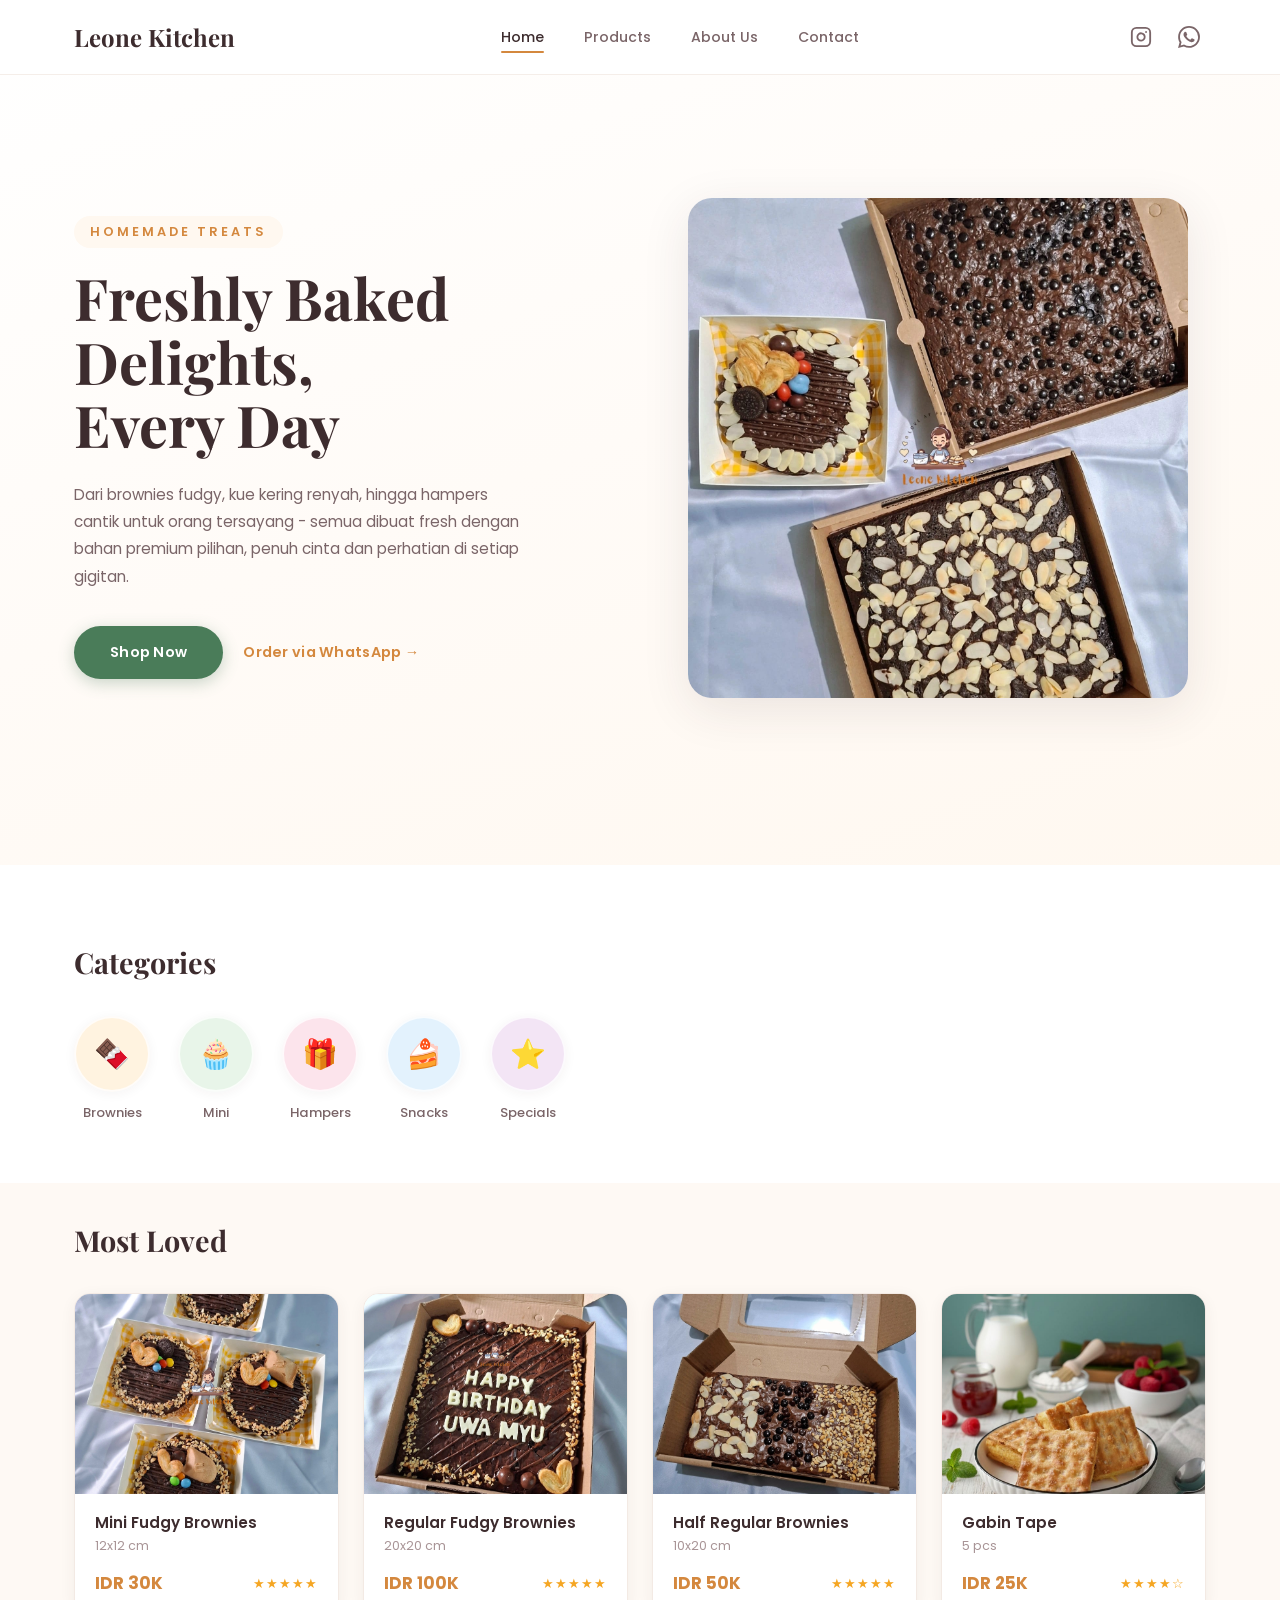
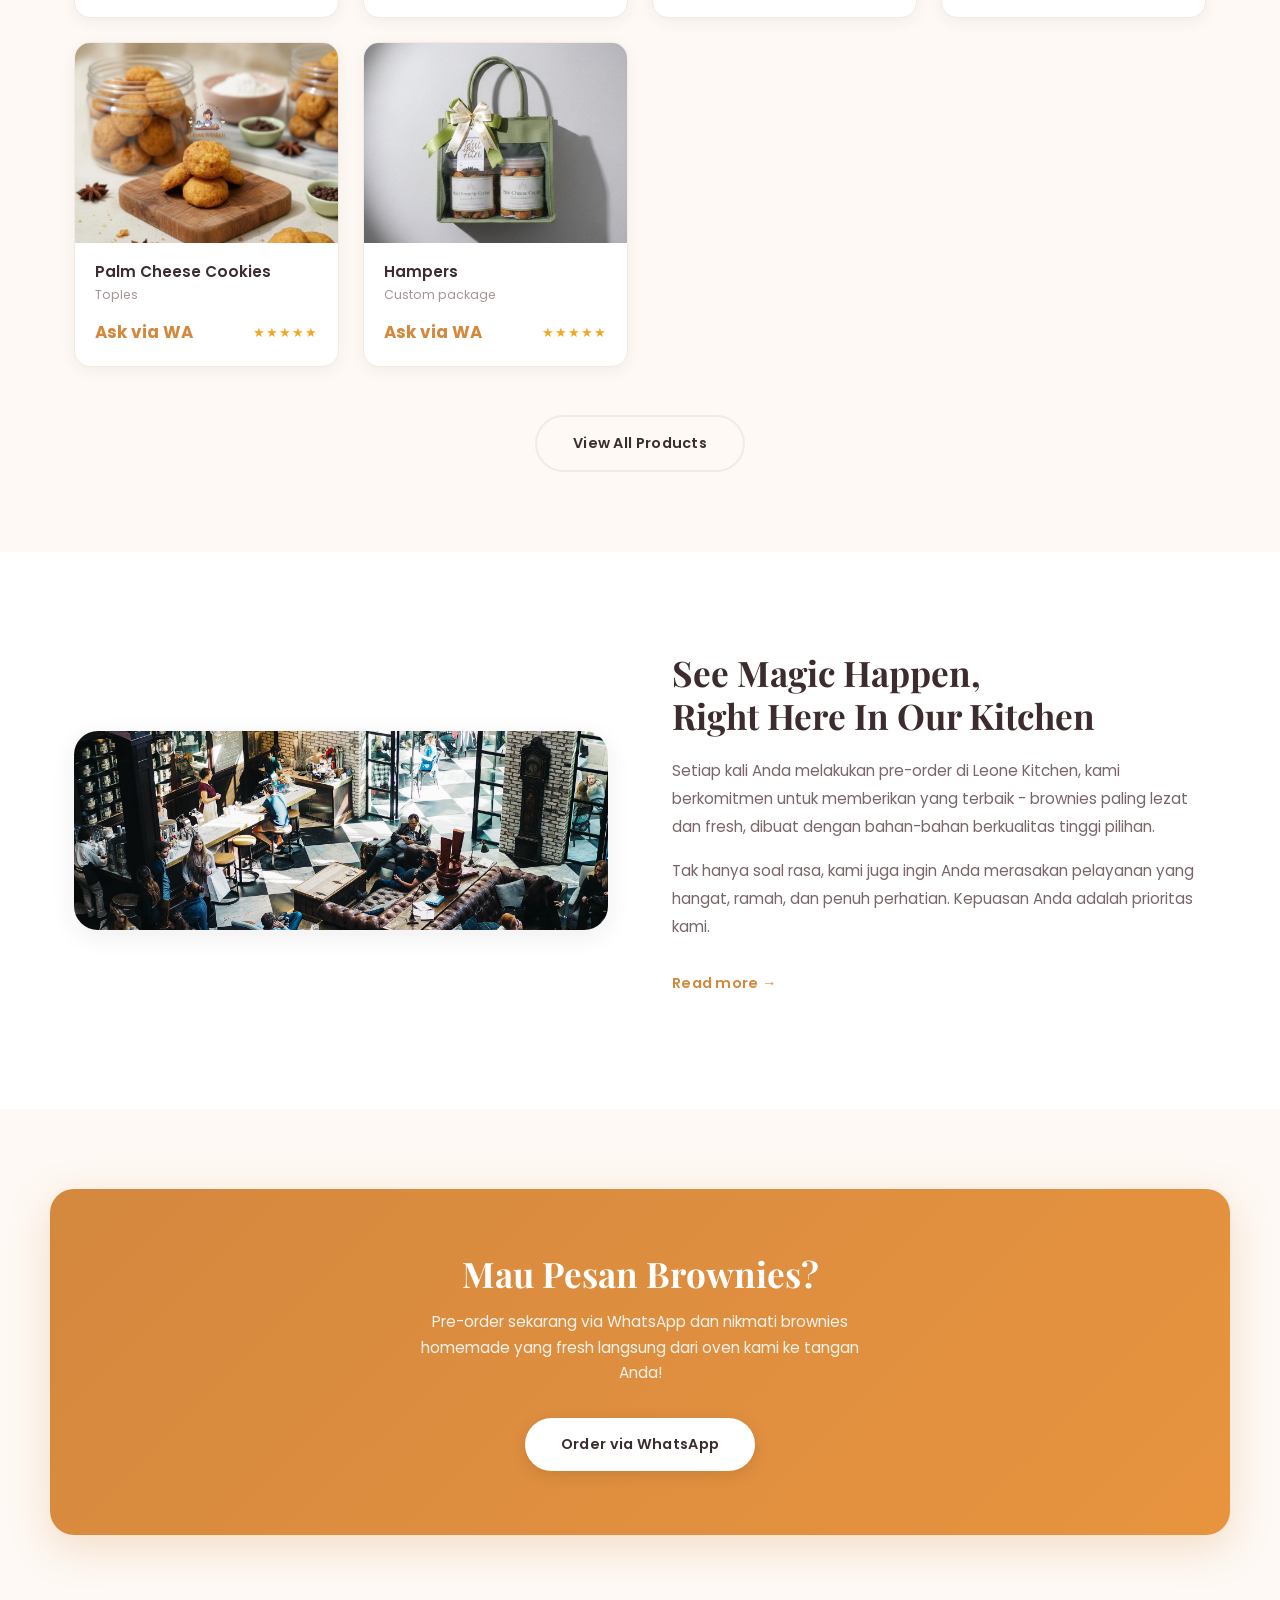
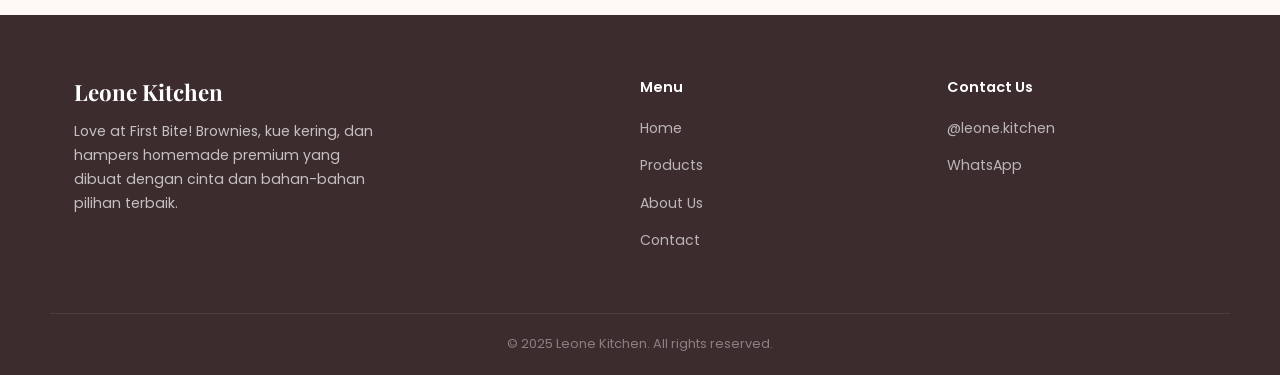
<file: index.html>
<!DOCTYPE html>
<html lang="id">
<head>
    <meta charset="UTF-8">
    <meta name="viewport" content="width=device-width, initial-scale=1.0">
    <title>Leone Kitchen - Love at First Bite!</title>
    <link rel="icon" type="image/x-icon" href="assets/favicon.ico">
    <link rel="preconnect" href="https://fonts.googleapis.com">
    <link rel="preconnect" href="https://fonts.gstatic.com" crossorigin>
    <link href="https://fonts.googleapis.com/css2?family=Playfair+Display:ital,wght@0,400;0,600;0,700;1,400&family=Poppins:wght@300;400;500;600;700&display=swap" rel="stylesheet">
    <link rel="stylesheet" href="css/styles.css?v=2">
</head>
<body>
    <!-- Navigation -->
    <nav class="navbar">
        <div class="container nav-container">
            <a href="index.html" class="nav-logo">Leone Kitchen</a>
            <button class="nav-toggle" aria-label="Toggle navigation">
                <span></span>
                <span></span>
                <span></span>
            </button>
            <ul class="nav-menu">
                <li><a href="index.html" class="nav-link active">Home</a></li>
                <li><a href="products.html" class="nav-link">Products</a></li>
                <li><a href="about.html" class="nav-link">About Us</a></li>
                <li><a href="contact.html" class="nav-link">Contact</a></li>
            </ul>
            <div class="nav-icons">
                <a href="https://www.instagram.com/leone.kitchen/" target="_blank" aria-label="Instagram">
                    <svg width="22" height="22" viewBox="0 0 24 24" fill="none" stroke="currentColor" stroke-width="2" stroke-linecap="round" stroke-linejoin="round">
                        <rect x="2" y="2" width="20" height="20" rx="5" ry="5"></rect>
                        <path d="M16 11.37A4 4 0 1 1 12.63 8 4 4 0 0 1 16 11.37z"></path>
                        <line x1="17.5" y1="6.5" x2="17.51" y2="6.5"></line>
                    </svg>
                </a>
                <a href="https://wa.me/6282285225579" target="_blank" aria-label="WhatsApp">
                    <svg width="22" height="22" viewBox="0 0 24 24" fill="currentColor">
                        <path d="M17.472 14.382c-.297-.149-1.758-.867-2.03-.967-.273-.099-.471-.148-.67.15-.197.297-.767.966-.94 1.164-.173.199-.347.223-.644.075-.297-.15-1.255-.463-2.39-1.475-.883-.788-1.48-1.761-1.653-2.059-.173-.297-.018-.458.13-.606.134-.133.298-.347.446-.52.149-.174.198-.298.298-.497.099-.198.05-.371-.025-.52-.075-.149-.669-1.612-.916-2.207-.242-.579-.487-.5-.669-.51-.173-.008-.371-.01-.57-.01-.198 0-.52.074-.792.372-.272.297-1.04 1.016-1.04 2.479 0 1.462 1.065 2.875 1.213 3.074.149.198 2.096 3.2 5.077 4.487.709.306 1.262.489 1.694.625.712.227 1.36.195 1.871.118.571-.085 1.758-.719 2.006-1.413.248-.694.248-1.289.173-1.413-.074-.124-.272-.198-.57-.347m-5.421 7.403h-.004a9.87 9.87 0 01-5.031-1.378l-.361-.214-3.741.982.998-3.648-.235-.374a9.86 9.86 0 01-1.51-5.26c.001-5.45 4.436-9.884 9.888-9.884 2.64 0 5.122 1.03 6.988 2.898a9.825 9.825 0 012.893 6.994c-.003 5.45-4.437 9.884-9.885 9.884m8.413-18.297A11.815 11.815 0 0012.05 0C5.495 0 .16 5.335.157 11.892c0 2.096.547 4.142 1.588 5.945L.057 24l6.305-1.654a11.882 11.882 0 005.683 1.448h.005c6.554 0 11.89-5.335 11.893-11.893a11.821 11.821 0 00-3.48-8.413z"/>
                    </svg>
                </a>
            </div>
        </div>
    </nav>

    <!-- Hero Section -->
    <section class="hero">
        <div class="container hero-container">
            <div class="hero-content">
                <p class="hero-subtitle">Homemade Treats</p>
                <h1 class="hero-title">Freshly Baked Delights,<br>Every Day</h1>
                <p class="hero-description">Dari brownies fudgy, kue kering renyah, hingga hampers cantik untuk orang tersayang - semua dibuat fresh dengan bahan premium pilihan, penuh cinta dan perhatian di setiap gigitan.</p>
                <div class="hero-actions">
                    <a href="products.html" class="btn btn-primary">Shop Now</a>
                    <a href="https://wa.me/6282285225579" class="btn btn-link" target="_blank">Order via WhatsApp &rarr;</a>
                </div>
            </div>
            <div class="hero-image">
                <div class="hero-image-blob"></div>
                <img src="assets/img/intro.jpg" alt="Brownies Leone Kitchen" loading="eager">
            </div>
        </div>
    </section>

    <!-- Categories Section -->
    <section class="categories">
        <div class="container">
            <h2 class="section-title">Categories</h2>
            <div class="categories-grid">
                <a href="products.html" class="category-item">
                    <div class="category-icon" style="background-color: #FFF3E0;">
                        <span>🍫</span>
                    </div>
                    <p>Brownies</p>
                </a>
                <a href="products.html" class="category-item">
                    <div class="category-icon" style="background-color: #E8F5E9;">
                        <span>🧁</span>
                    </div>
                    <p>Mini</p>
                </a>
                <a href="products.html" class="category-item">
                    <div class="category-icon" style="background-color: #FCE4EC;">
                        <span>🎁</span>
                    </div>
                    <p>Hampers</p>
                </a>
                <a href="products.html" class="category-item">
                    <div class="category-icon" style="background-color: #E3F2FD;">
                        <span>🍰</span>
                    </div>
                    <p>Snacks</p>
                </a>
                <a href="products.html" class="category-item">
                    <div class="category-icon" style="background-color: #F3E5F5;">
                        <span>⭐</span>
                    </div>
                    <p>Specials</p>
                </a>
            </div>
        </div>
    </section>

    <!-- Most Loved Products -->
    <section class="products-section">
        <div class="container">
            <h2 class="section-title">Most Loved</h2>
            <div class="products-grid">
                <div class="product-card">
                    <div class="product-image">
                        <img src="assets/img/products-01.jpg" alt="Mini Fudgy Brownies" loading="lazy">
                    </div>
                    <div class="product-info">
                        <h3>Mini Fudgy Brownies</h3>
                        <p class="product-size">12x12 cm</p>
                        <div class="product-footer">
                            <span class="product-price">IDR 30K</span>
                            <div class="product-rating">
                                <span>★★★★★</span>
                            </div>
                        </div>
                    </div>
                </div>
                <div class="product-card">
                    <div class="product-image">
                        <img src="assets/img/products-03.jpg" alt="Regular Fudgy Brownies" loading="lazy">
                    </div>
                    <div class="product-info">
                        <h3>Regular Fudgy Brownies</h3>
                        <p class="product-size">20x20 cm</p>
                        <div class="product-footer">
                            <span class="product-price">IDR 100K</span>
                            <div class="product-rating">
                                <span>★★★★★</span>
                            </div>
                        </div>
                    </div>
                </div>
                <div class="product-card">
                    <div class="product-image">
                        <img src="assets/img/products-04.jpg" alt="Half Regular Brownies" loading="lazy">
                    </div>
                    <div class="product-info">
                        <h3>Half Regular Brownies</h3>
                        <p class="product-size">10x20 cm</p>
                        <div class="product-footer">
                            <span class="product-price">IDR 50K</span>
                            <div class="product-rating">
                                <span>★★★★★</span>
                            </div>
                        </div>
                    </div>
                </div>
                <div class="product-card">
                    <div class="product-image">
                        <img src="assets/img/gabin-tape-new.jpeg" alt="Gabin Tape" loading="lazy">
                    </div>
                    <div class="product-info">
                        <h3>Gabin Tape</h3>
                        <p class="product-size">5 pcs</p>
                        <div class="product-footer">
                            <span class="product-price">IDR 25K</span>
                            <div class="product-rating">
                                <span>★★★★☆</span>
                            </div>
                        </div>
                    </div>
                </div>
                <div class="product-card">
                    <div class="product-image">
                        <img src="assets/img/palm-cheese.jpeg" alt="Palm Cheese Cookies" loading="lazy">
                    </div>
                    <div class="product-info">
                        <h3>Palm Cheese Cookies</h3>
                        <p class="product-size">Toples</p>
                        <div class="product-footer">
                            <span class="product-price">Ask via WA</span>
                            <div class="product-rating">
                                <span>★★★★★</span>
                            </div>
                        </div>
                    </div>
                </div>
                <div class="product-card">
                    <div class="product-image">
                        <img src="assets/img/hampers-1.jpeg" alt="Hampers Leone Kitchen" loading="lazy">
                    </div>
                    <div class="product-info">
                        <h3>Hampers</h3>
                        <p class="product-size">Custom package</p>
                        <div class="product-footer">
                            <span class="product-price">Ask via WA</span>
                            <div class="product-rating">
                                <span>★★★★★</span>
                            </div>
                        </div>
                    </div>
                </div>
            </div>
            <div class="products-cta">
                <a href="products.html" class="btn btn-outline">View All Products</a>
            </div>
        </div>
    </section>

    <!-- About / Promise Section -->
    <section class="promise-section">
        <div class="container promise-container">
            <div class="promise-image">
                <img src="assets/img/about.jpg" alt="Leone Kitchen Process" loading="lazy">
            </div>
            <div class="promise-content">
                <h2>See Magic Happen,<br>Right Here In Our Kitchen</h2>
                <p>Setiap kali Anda melakukan pre-order di Leone Kitchen, kami berkomitmen untuk memberikan yang terbaik - brownies paling lezat dan fresh, dibuat dengan bahan-bahan berkualitas tinggi pilihan.</p>
                <p>Tak hanya soal rasa, kami juga ingin Anda merasakan pelayanan yang hangat, ramah, dan penuh perhatian. Kepuasan Anda adalah prioritas kami.</p>
                <a href="about.html" class="btn btn-link">Read more &rarr;</a>
            </div>
        </div>
    </section>

    <!-- CTA Section -->
    <section class="cta-section">
        <div class="container cta-container">
            <div class="cta-content">
                <h2>Mau Pesan Brownies?</h2>
                <p>Pre-order sekarang via WhatsApp dan nikmati brownies homemade yang fresh langsung dari oven kami ke tangan Anda!</p>
                <a href="https://wa.me/6282285225579" class="btn btn-primary" target="_blank">Order via WhatsApp</a>
            </div>
        </div>
    </section>

    <!-- Footer -->
    <footer class="footer">
        <div class="container footer-container">
            <div class="footer-brand">
                <h3>Leone Kitchen</h3>
                <p>Love at First Bite! Brownies, kue kering, dan hampers homemade premium yang dibuat dengan cinta dan bahan-bahan pilihan terbaik.</p>
            </div>
            <div class="footer-links">
                <h4>Menu</h4>
                <ul>
                    <li><a href="index.html">Home</a></li>
                    <li><a href="products.html">Products</a></li>
                    <li><a href="about.html">About Us</a></li>
                    <li><a href="contact.html">Contact</a></li>
                </ul>
            </div>
            <div class="footer-contact">
                <h4>Contact Us</h4>
                <ul>
                    <li><a href="https://www.instagram.com/leone.kitchen/" target="_blank">@leone.kitchen</a></li>
                    <li><a href="https://wa.me/6282285225579" target="_blank">WhatsApp</a></li>
                </ul>
            </div>
        </div>
        <div class="container footer-bottom">
            <p>&copy; 2025 Leone Kitchen. All rights reserved.</p>
        </div>
    </footer>

    <script>
        // Mobile navigation toggle
        const navToggle = document.querySelector('.nav-toggle');
        const navMenu = document.querySelector('.nav-menu');
        
        navToggle.addEventListener('click', () => {
            navMenu.classList.toggle('active');
            navToggle.classList.toggle('active');
        });

        // Close menu when clicking a link
        document.querySelectorAll('.nav-link').forEach(link => {
            link.addEventListener('click', () => {
                navMenu.classList.remove('active');
                navToggle.classList.remove('active');
            });
        });
    </script>
</body>
</html>
</file>
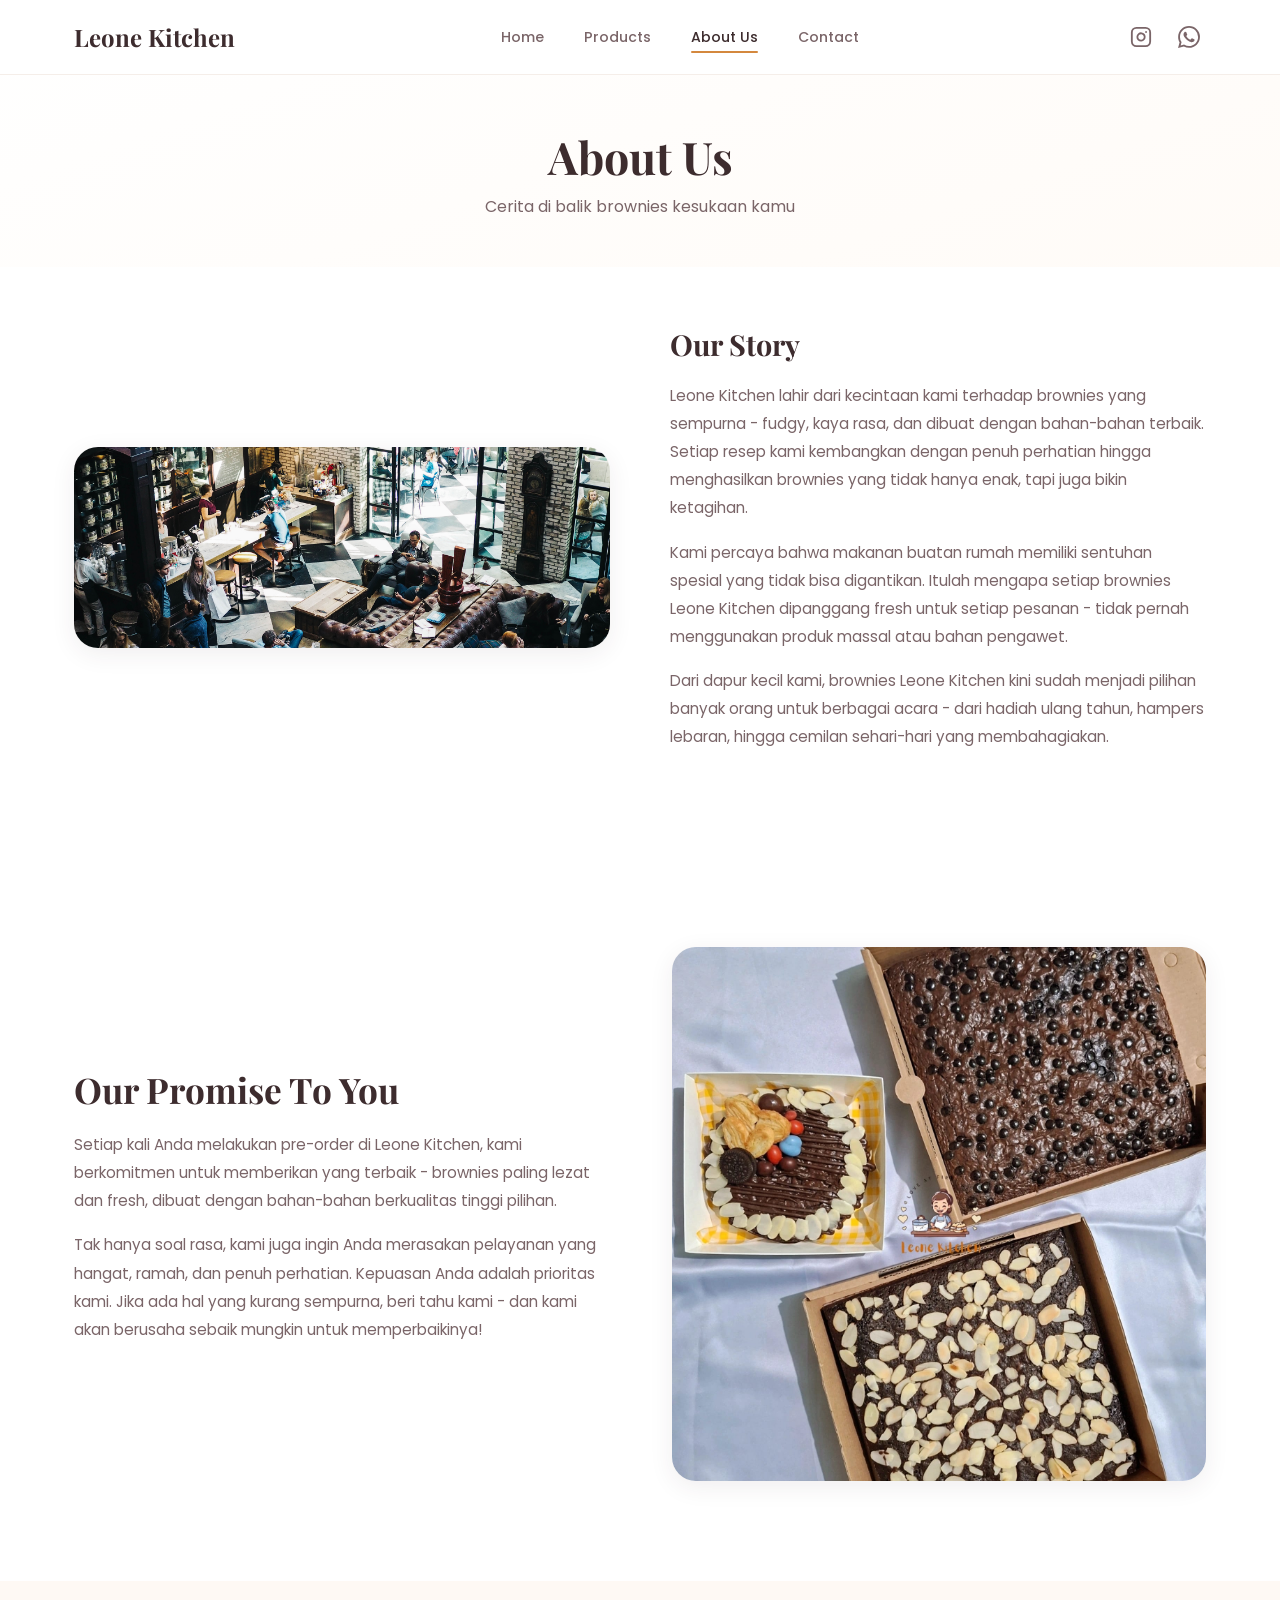
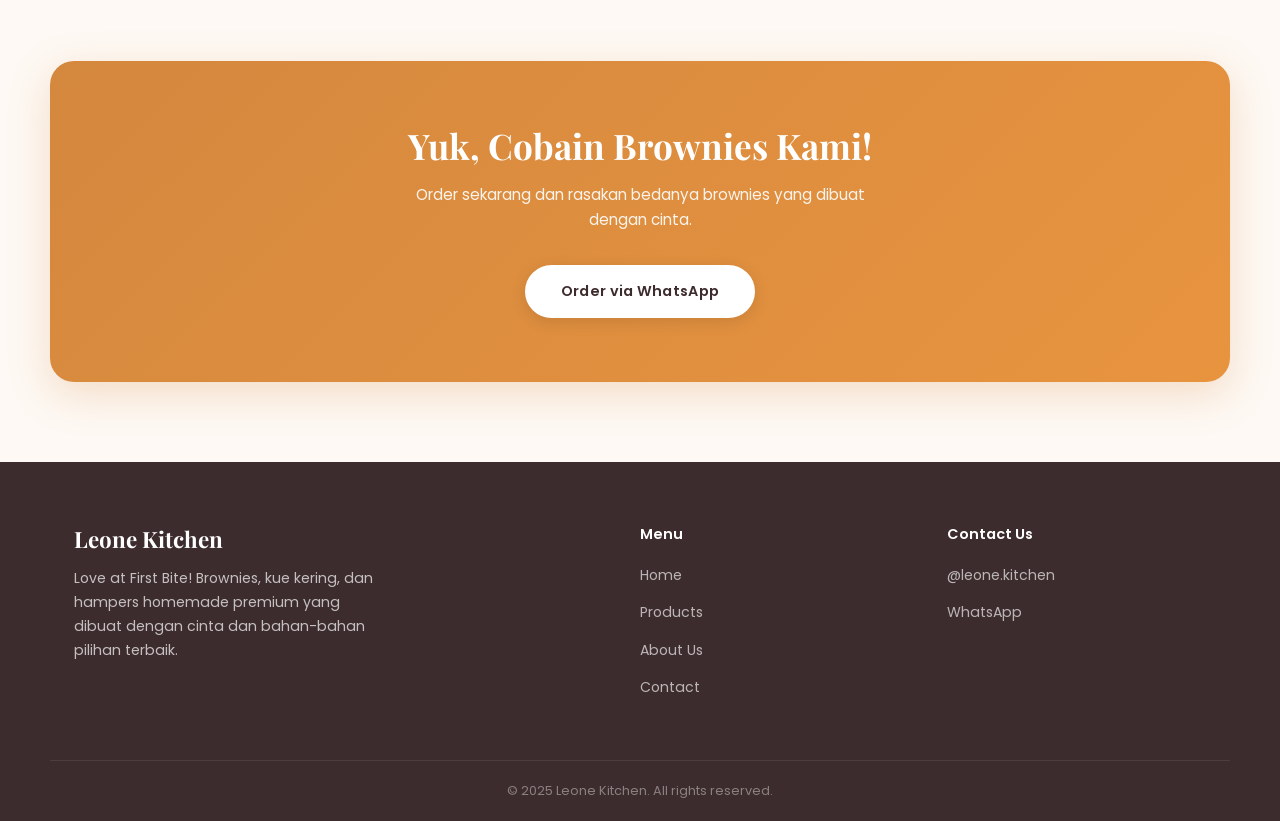
<file: about.html>
<!DOCTYPE html>
<html lang="id">
<head>
    <meta charset="UTF-8">
    <meta name="viewport" content="width=device-width, initial-scale=1.0">
    <title>About Us - Leone Kitchen</title>
    <link rel="icon" type="image/x-icon" href="assets/favicon.ico">
    <link rel="preconnect" href="https://fonts.googleapis.com">
    <link rel="preconnect" href="https://fonts.gstatic.com" crossorigin>
    <link href="https://fonts.googleapis.com/css2?family=Playfair+Display:ital,wght@0,400;0,600;0,700;1,400&family=Poppins:wght@300;400;500;600;700&display=swap" rel="stylesheet">
    <link rel="stylesheet" href="css/styles.css?v=2">
</head>
<body>
    <!-- Navigation -->
    <nav class="navbar">
        <div class="container nav-container">
            <a href="index.html" class="nav-logo">Leone Kitchen</a>
            <button class="nav-toggle" aria-label="Toggle navigation">
                <span></span>
                <span></span>
                <span></span>
            </button>
            <ul class="nav-menu">
                <li><a href="index.html" class="nav-link">Home</a></li>
                <li><a href="products.html" class="nav-link">Products</a></li>
                <li><a href="about.html" class="nav-link active">About Us</a></li>
                <li><a href="contact.html" class="nav-link">Contact</a></li>
            </ul>
            <div class="nav-icons">
                <a href="https://www.instagram.com/leone.kitchen/" target="_blank" aria-label="Instagram">
                    <svg width="22" height="22" viewBox="0 0 24 24" fill="none" stroke="currentColor" stroke-width="2" stroke-linecap="round" stroke-linejoin="round">
                        <rect x="2" y="2" width="20" height="20" rx="5" ry="5"></rect>
                        <path d="M16 11.37A4 4 0 1 1 12.63 8 4 4 0 0 1 16 11.37z"></path>
                        <line x1="17.5" y1="6.5" x2="17.51" y2="6.5"></line>
                    </svg>
                </a>
                <a href="https://wa.me/6282285225579" target="_blank" aria-label="WhatsApp">
                    <svg width="22" height="22" viewBox="0 0 24 24" fill="currentColor">
                        <path d="M17.472 14.382c-.297-.149-1.758-.867-2.03-.967-.273-.099-.471-.148-.67.15-.197.297-.767.966-.94 1.164-.173.199-.347.223-.644.075-.297-.15-1.255-.463-2.39-1.475-.883-.788-1.48-1.761-1.653-2.059-.173-.297-.018-.458.13-.606.134-.133.298-.347.446-.52.149-.174.198-.298.298-.497.099-.198.05-.371-.025-.52-.075-.149-.669-1.612-.916-2.207-.242-.579-.487-.5-.669-.51-.173-.008-.371-.01-.57-.01-.198 0-.52.074-.792.372-.272.297-1.04 1.016-1.04 2.479 0 1.462 1.065 2.875 1.213 3.074.149.198 2.096 3.2 5.077 4.487.709.306 1.262.489 1.694.625.712.227 1.36.195 1.871.118.571-.085 1.758-.719 2.006-1.413.248-.694.248-1.289.173-1.413-.074-.124-.272-.198-.57-.347m-5.421 7.403h-.004a9.87 9.87 0 01-5.031-1.378l-.361-.214-3.741.982.998-3.648-.235-.374a9.86 9.86 0 01-1.51-5.26c.001-5.45 4.436-9.884 9.888-9.884 2.64 0 5.122 1.03 6.988 2.898a9.825 9.825 0 012.893 6.994c-.003 5.45-4.437 9.884-9.885 9.884m8.413-18.297A11.815 11.815 0 0012.05 0C5.495 0 .16 5.335.157 11.892c0 2.096.547 4.142 1.588 5.945L.057 24l6.305-1.654a11.882 11.882 0 005.683 1.448h.005c6.554 0 11.89-5.335 11.893-11.893a11.821 11.821 0 00-3.48-8.413z"/>
                    </svg>
                </a>
            </div>
        </div>
    </nav>

    <!-- Page Header -->
    <section class="page-header">
        <div class="container">
            <h1>About Us</h1>
            <p>Cerita di balik brownies kesukaan kamu</p>
        </div>
    </section>

    <!-- About Content -->
    <section class="about-section">
        <div class="container">
            <div class="about-content">
                <div class="about-img">
                    <img src="assets/img/about.jpg" alt="Leone Kitchen" loading="lazy">
                </div>
                <div class="about-text">
                    <h2>Our Story</h2>
                    <p>Leone Kitchen lahir dari kecintaan kami terhadap brownies yang sempurna - fudgy, kaya rasa, dan dibuat dengan bahan-bahan terbaik. Setiap resep kami kembangkan dengan penuh perhatian hingga menghasilkan brownies yang tidak hanya enak, tapi juga bikin ketagihan.</p>
                    <p>Kami percaya bahwa makanan buatan rumah memiliki sentuhan spesial yang tidak bisa digantikan. Itulah mengapa setiap brownies Leone Kitchen dipanggang fresh untuk setiap pesanan - tidak pernah menggunakan produk massal atau bahan pengawet.</p>
                    <p>Dari dapur kecil kami, brownies Leone Kitchen kini sudah menjadi pilihan banyak orang untuk berbagai acara - dari hadiah ulang tahun, hampers lebaran, hingga cemilan sehari-hari yang membahagiakan.</p>
                </div>
            </div>
        </div>
    </section>

    <!-- Promise Section -->
    <section class="promise-section">
        <div class="container promise-container">
            <div class="promise-content">
                <h2>Our Promise To You</h2>
                <p>Setiap kali Anda melakukan pre-order di Leone Kitchen, kami berkomitmen untuk memberikan yang terbaik - brownies paling lezat dan fresh, dibuat dengan bahan-bahan berkualitas tinggi pilihan.</p>
                <p>Tak hanya soal rasa, kami juga ingin Anda merasakan pelayanan yang hangat, ramah, dan penuh perhatian. Kepuasan Anda adalah prioritas kami. Jika ada hal yang kurang sempurna, beri tahu kami - dan kami akan berusaha sebaik mungkin untuk memperbaikinya!</p>
            </div>
            <div class="promise-image">
                <img src="assets/img/intro.jpg" alt="Leone Kitchen Brownies" loading="lazy">
            </div>
        </div>
    </section>

    <!-- CTA Section -->
    <section class="cta-section">
        <div class="container cta-container">
            <div class="cta-content">
                <h2>Yuk, Cobain Brownies Kami!</h2>
                <p>Order sekarang dan rasakan bedanya brownies yang dibuat dengan cinta.</p>
                <a href="https://wa.me/6282285225579" class="btn btn-primary" target="_blank">Order via WhatsApp</a>
            </div>
        </div>
    </section>

    <!-- Footer -->
    <footer class="footer">
        <div class="container footer-container">
            <div class="footer-brand">
                <h3>Leone Kitchen</h3>
                <p>Love at First Bite! Brownies, kue kering, dan hampers homemade premium yang dibuat dengan cinta dan bahan-bahan pilihan terbaik.</p>
            </div>
            <div class="footer-links">
                <h4>Menu</h4>
                <ul>
                    <li><a href="index.html">Home</a></li>
                    <li><a href="products.html">Products</a></li>
                    <li><a href="about.html">About Us</a></li>
                    <li><a href="contact.html">Contact</a></li>
                </ul>
            </div>
            <div class="footer-contact">
                <h4>Contact Us</h4>
                <ul>
                    <li><a href="https://www.instagram.com/leone.kitchen/" target="_blank">@leone.kitchen</a></li>
                    <li><a href="https://wa.me/6282285225579" target="_blank">WhatsApp</a></li>
                </ul>
            </div>
        </div>
        <div class="container footer-bottom">
            <p>&copy; 2025 Leone Kitchen. All rights reserved.</p>
        </div>
    </footer>

    <script>
        const navToggle = document.querySelector('.nav-toggle');
        const navMenu = document.querySelector('.nav-menu');
        navToggle.addEventListener('click', () => {
            navMenu.classList.toggle('active');
            navToggle.classList.toggle('active');
        });
        document.querySelectorAll('.nav-link').forEach(link => {
            link.addEventListener('click', () => {
                navMenu.classList.remove('active');
                navToggle.classList.remove('active');
            });
        });
    </script>
</body>
</html>
</file>
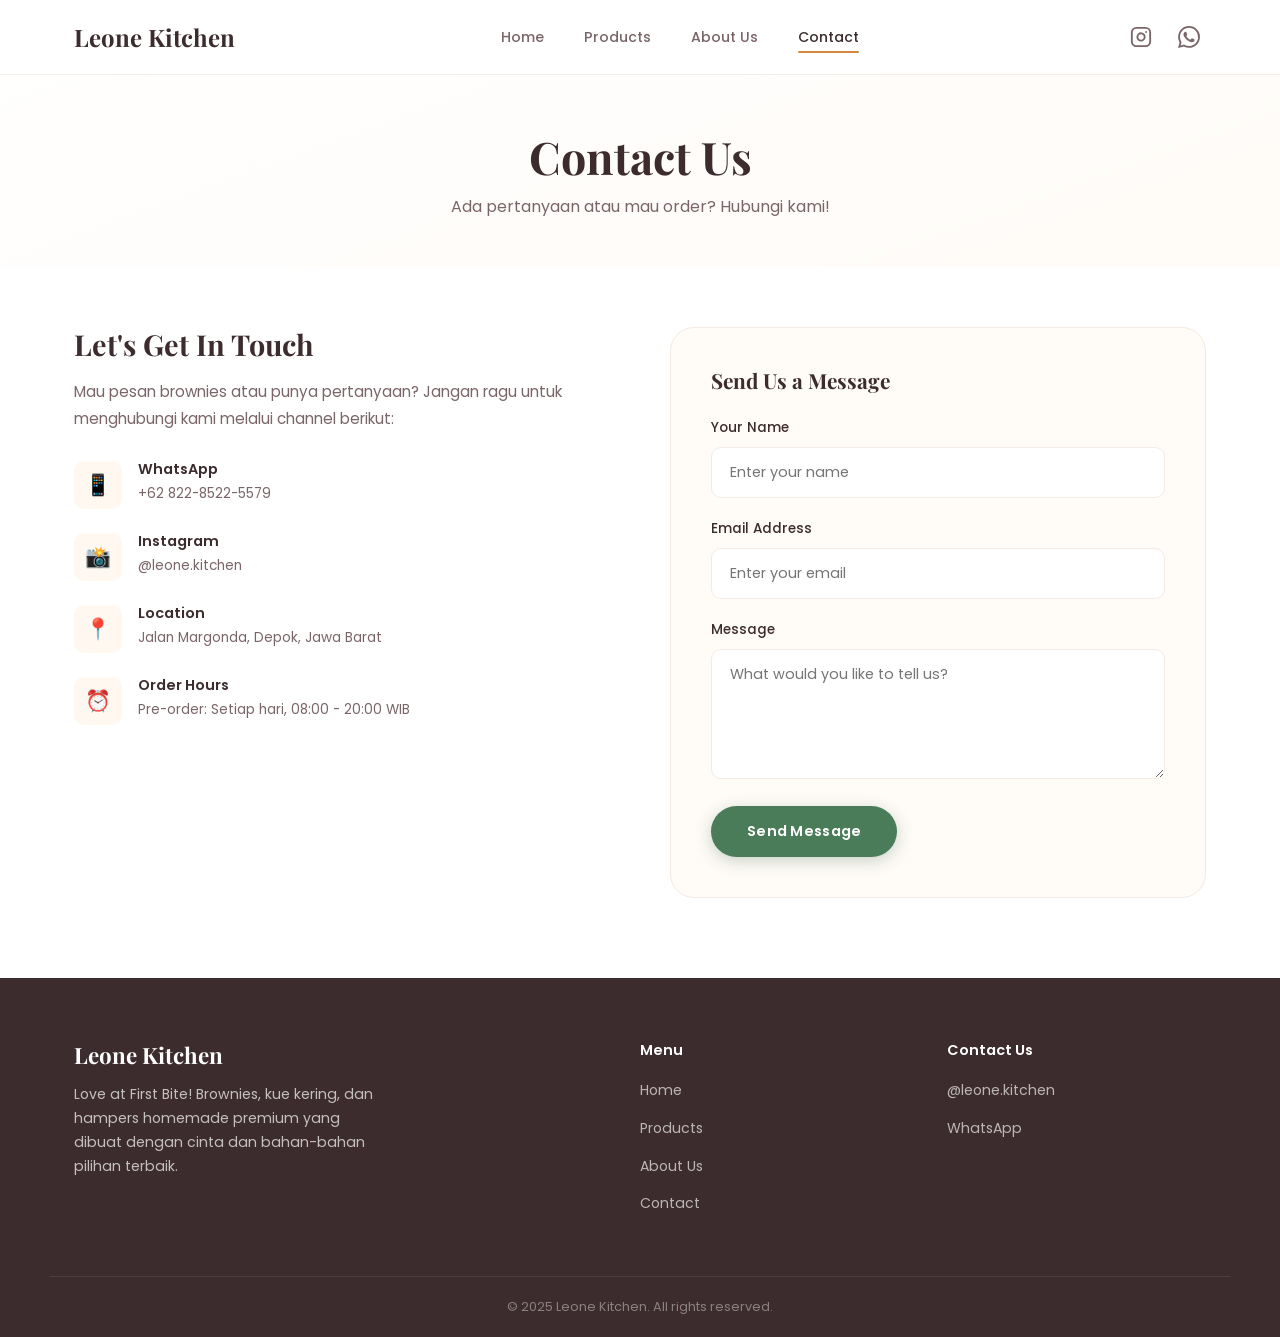
<file: contact.html>
<!DOCTYPE html>
<html lang="id">
<head>
    <meta charset="UTF-8">
    <meta name="viewport" content="width=device-width, initial-scale=1.0">
    <title>Contact - Leone Kitchen</title>
    <link rel="icon" type="image/x-icon" href="assets/favicon.ico">
    <link rel="preconnect" href="https://fonts.googleapis.com">
    <link rel="preconnect" href="https://fonts.gstatic.com" crossorigin>
    <link href="https://fonts.googleapis.com/css2?family=Playfair+Display:ital,wght@0,400;0,600;0,700;1,400&family=Poppins:wght@300;400;500;600;700&display=swap" rel="stylesheet">
    <link rel="stylesheet" href="css/styles.css?v=2">
</head>
<body>
    <!-- Navigation -->
    <nav class="navbar">
        <div class="container nav-container">
            <a href="index.html" class="nav-logo">Leone Kitchen</a>
            <button class="nav-toggle" aria-label="Toggle navigation">
                <span></span>
                <span></span>
                <span></span>
            </button>
            <ul class="nav-menu">
                <li><a href="index.html" class="nav-link">Home</a></li>
                <li><a href="products.html" class="nav-link">Products</a></li>
                <li><a href="about.html" class="nav-link">About Us</a></li>
                <li><a href="contact.html" class="nav-link active">Contact</a></li>
            </ul>
            <div class="nav-icons">
                <a href="https://www.instagram.com/leone.kitchen/" target="_blank" aria-label="Instagram">
                    <svg width="22" height="22" viewBox="0 0 24 24" fill="none" stroke="currentColor" stroke-width="2" stroke-linecap="round" stroke-linejoin="round">
                        <rect x="2" y="2" width="20" height="20" rx="5" ry="5"></rect>
                        <path d="M16 11.37A4 4 0 1 1 12.63 8 4 4 0 0 1 16 11.37z"></path>
                        <line x1="17.5" y1="6.5" x2="17.51" y2="6.5"></line>
                    </svg>
                </a>
                <a href="https://wa.me/6282285225579" target="_blank" aria-label="WhatsApp">
                    <svg width="22" height="22" viewBox="0 0 24 24" fill="currentColor">
                        <path d="M17.472 14.382c-.297-.149-1.758-.867-2.03-.967-.273-.099-.471-.148-.67.15-.197.297-.767.966-.94 1.164-.173.199-.347.223-.644.075-.297-.15-1.255-.463-2.39-1.475-.883-.788-1.48-1.761-1.653-2.059-.173-.297-.018-.458.13-.606.134-.133.298-.347.446-.52.149-.174.198-.298.298-.497.099-.198.05-.371-.025-.52-.075-.149-.669-1.612-.916-2.207-.242-.579-.487-.5-.669-.51-.173-.008-.371-.01-.57-.01-.198 0-.52.074-.792.372-.272.297-1.04 1.016-1.04 2.479 0 1.462 1.065 2.875 1.213 3.074.149.198 2.096 3.2 5.077 4.487.709.306 1.262.489 1.694.625.712.227 1.36.195 1.871.118.571-.085 1.758-.719 2.006-1.413.248-.694.248-1.289.173-1.413-.074-.124-.272-.198-.57-.347m-5.421 7.403h-.004a9.87 9.87 0 01-5.031-1.378l-.361-.214-3.741.982.998-3.648-.235-.374a9.86 9.86 0 01-1.51-5.26c.001-5.45 4.436-9.884 9.888-9.884 2.64 0 5.122 1.03 6.988 2.898a9.825 9.825 0 012.893 6.994c-.003 5.45-4.437 9.884-9.885 9.884m8.413-18.297A11.815 11.815 0 0012.05 0C5.495 0 .16 5.335.157 11.892c0 2.096.547 4.142 1.588 5.945L.057 24l6.305-1.654a11.882 11.882 0 005.683 1.448h.005c6.554 0 11.89-5.335 11.893-11.893a11.821 11.821 0 00-3.48-8.413z"/>
                    </svg>
                </a>
            </div>
        </div>
    </nav>

    <!-- Page Header -->
    <section class="page-header">
        <div class="container">
            <h1>Contact Us</h1>
            <p>Ada pertanyaan atau mau order? Hubungi kami!</p>
        </div>
    </section>

    <!-- Contact Content -->
    <section class="contact-section">
        <div class="container">
            <div class="contact-grid">
                <div class="contact-info">
                    <h2>Let's Get In Touch</h2>
                    <p>Mau pesan brownies atau punya pertanyaan? Jangan ragu untuk menghubungi kami melalui channel berikut:</p>
                    
                    <div class="contact-item">
                        <div class="contact-item-icon">📱</div>
                        <div class="contact-item-text">
                            <h4>WhatsApp</h4>
                            <p><a href="https://wa.me/6282285225579" target="_blank">+62 822-8522-5579</a></p>
                        </div>
                    </div>

                    <div class="contact-item">
                        <div class="contact-item-icon">📸</div>
                        <div class="contact-item-text">
                            <h4>Instagram</h4>
                            <p><a href="https://www.instagram.com/leone.kitchen/" target="_blank">@leone.kitchen</a></p>
                        </div>
                    </div>

                    <div class="contact-item">
                        <div class="contact-item-icon">📍</div>
                        <div class="contact-item-text">
                            <h4>Location</h4>
                            <p>Jalan Margonda, Depok, Jawa Barat</p>
                        </div>
                    </div>

                    <div class="contact-item">
                        <div class="contact-item-icon">⏰</div>
                        <div class="contact-item-text">
                            <h4>Order Hours</h4>
                            <p>Pre-order: Setiap hari, 08:00 - 20:00 WIB</p>
                        </div>
                    </div>
                </div>

                <div class="contact-form">
                    <h3 style="font-size: 1.3rem; margin-bottom: 24px; color: var(--color-primary);">Send Us a Message</h3>
                    <form action="https://formsubmit.co/your-email@example.com" method="POST">
                        <div class="form-group">
                            <label for="name">Your Name</label>
                            <input type="text" id="name" name="name" placeholder="Enter your name" required>
                        </div>
                        <div class="form-group">
                            <label for="email">Email Address</label>
                            <input type="email" id="email" name="email" placeholder="Enter your email" required>
                        </div>
                        <div class="form-group">
                            <label for="message">Message</label>
                            <textarea id="message" name="message" placeholder="What would you like to tell us?" required></textarea>
                        </div>
                        <button type="submit" class="btn btn-primary">Send Message</button>
                    </form>
                </div>
            </div>
        </div>
    </section>

    <!-- Footer -->
    <footer class="footer">
        <div class="container footer-container">
            <div class="footer-brand">
                <h3>Leone Kitchen</h3>
                <p>Love at First Bite! Brownies, kue kering, dan hampers homemade premium yang dibuat dengan cinta dan bahan-bahan pilihan terbaik.</p>
            </div>
            <div class="footer-links">
                <h4>Menu</h4>
                <ul>
                    <li><a href="index.html">Home</a></li>
                    <li><a href="products.html">Products</a></li>
                    <li><a href="about.html">About Us</a></li>
                    <li><a href="contact.html">Contact</a></li>
                </ul>
            </div>
            <div class="footer-contact">
                <h4>Contact Us</h4>
                <ul>
                    <li><a href="https://www.instagram.com/leone.kitchen/" target="_blank">@leone.kitchen</a></li>
                    <li><a href="https://wa.me/6282285225579" target="_blank">WhatsApp</a></li>
                </ul>
            </div>
        </div>
        <div class="container footer-bottom">
            <p>&copy; 2025 Leone Kitchen. All rights reserved.</p>
        </div>
    </footer>

    <script>
        const navToggle = document.querySelector('.nav-toggle');
        const navMenu = document.querySelector('.nav-menu');
        navToggle.addEventListener('click', () => {
            navMenu.classList.toggle('active');
            navToggle.classList.toggle('active');
        });
        document.querySelectorAll('.nav-link').forEach(link => {
            link.addEventListener('click', () => {
                navMenu.classList.remove('active');
                navToggle.classList.remove('active');
            });
        });
    </script>
</body>
</html>
</file>
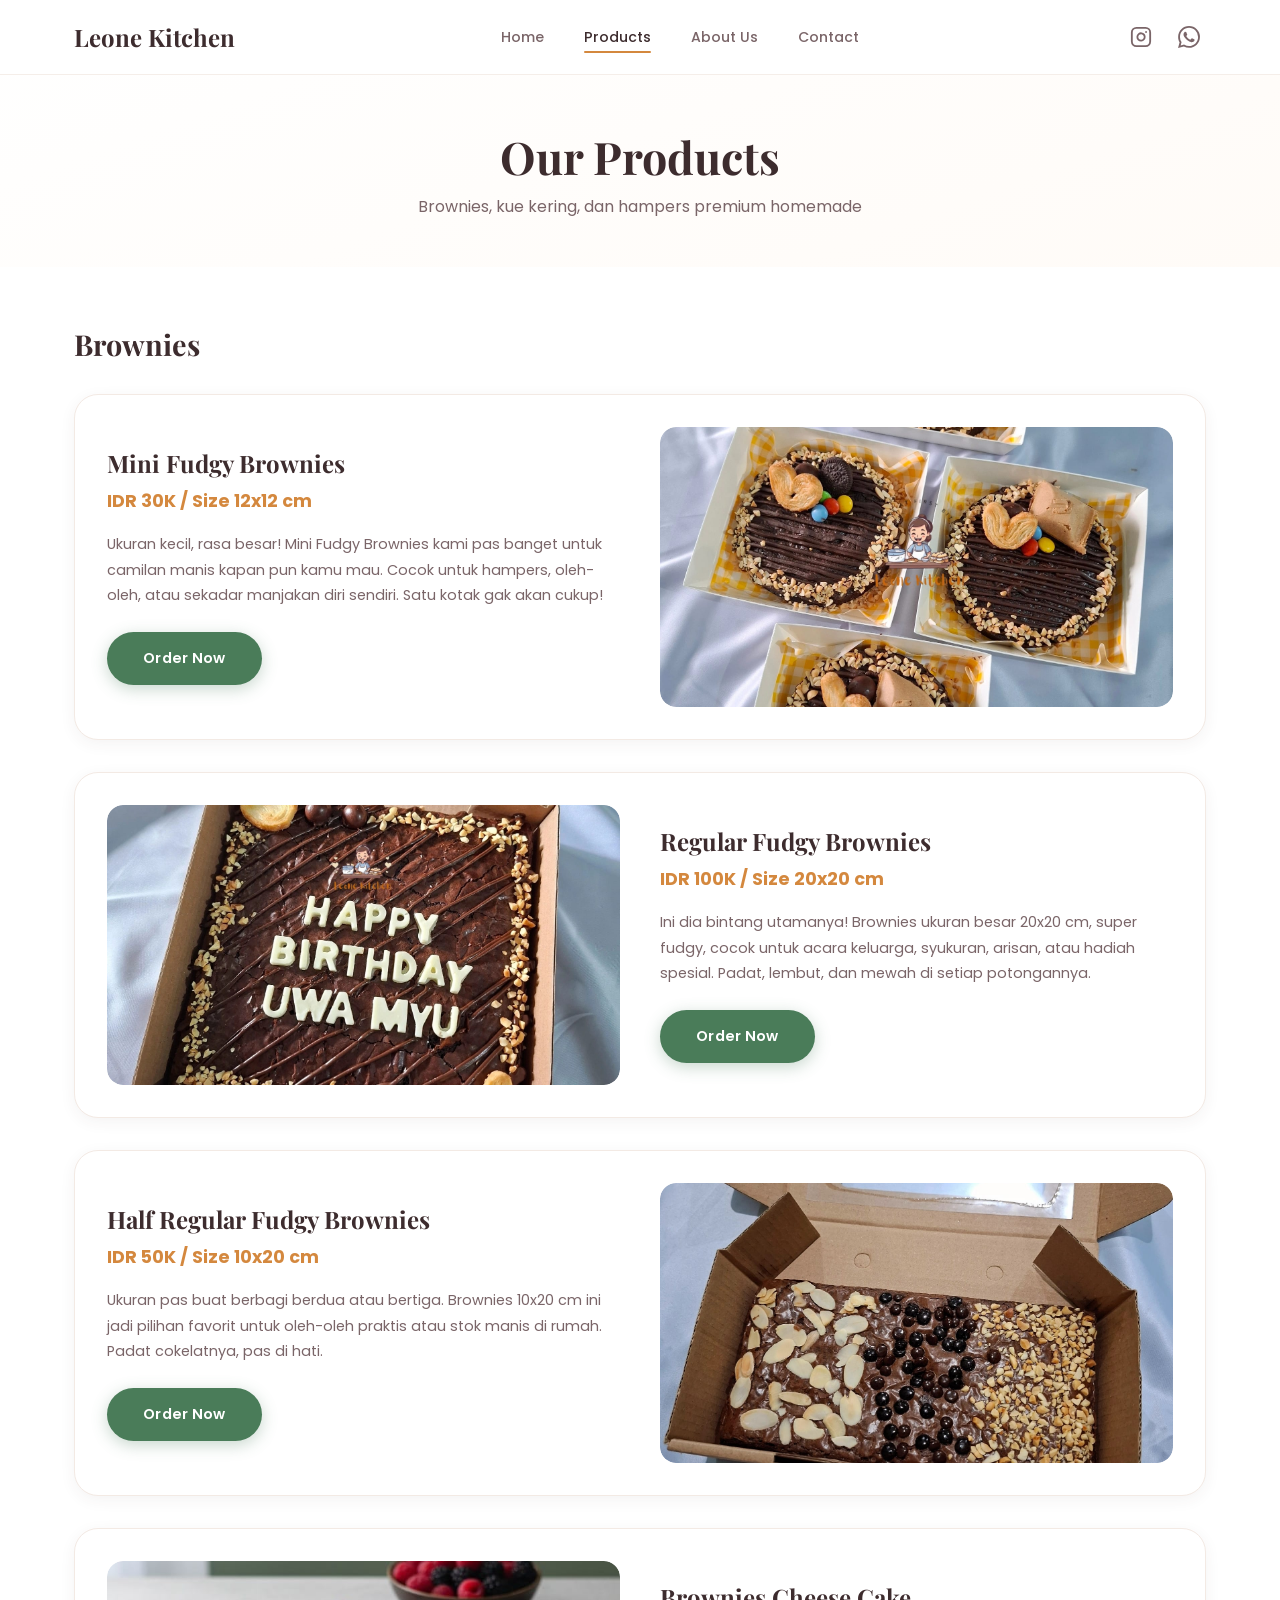
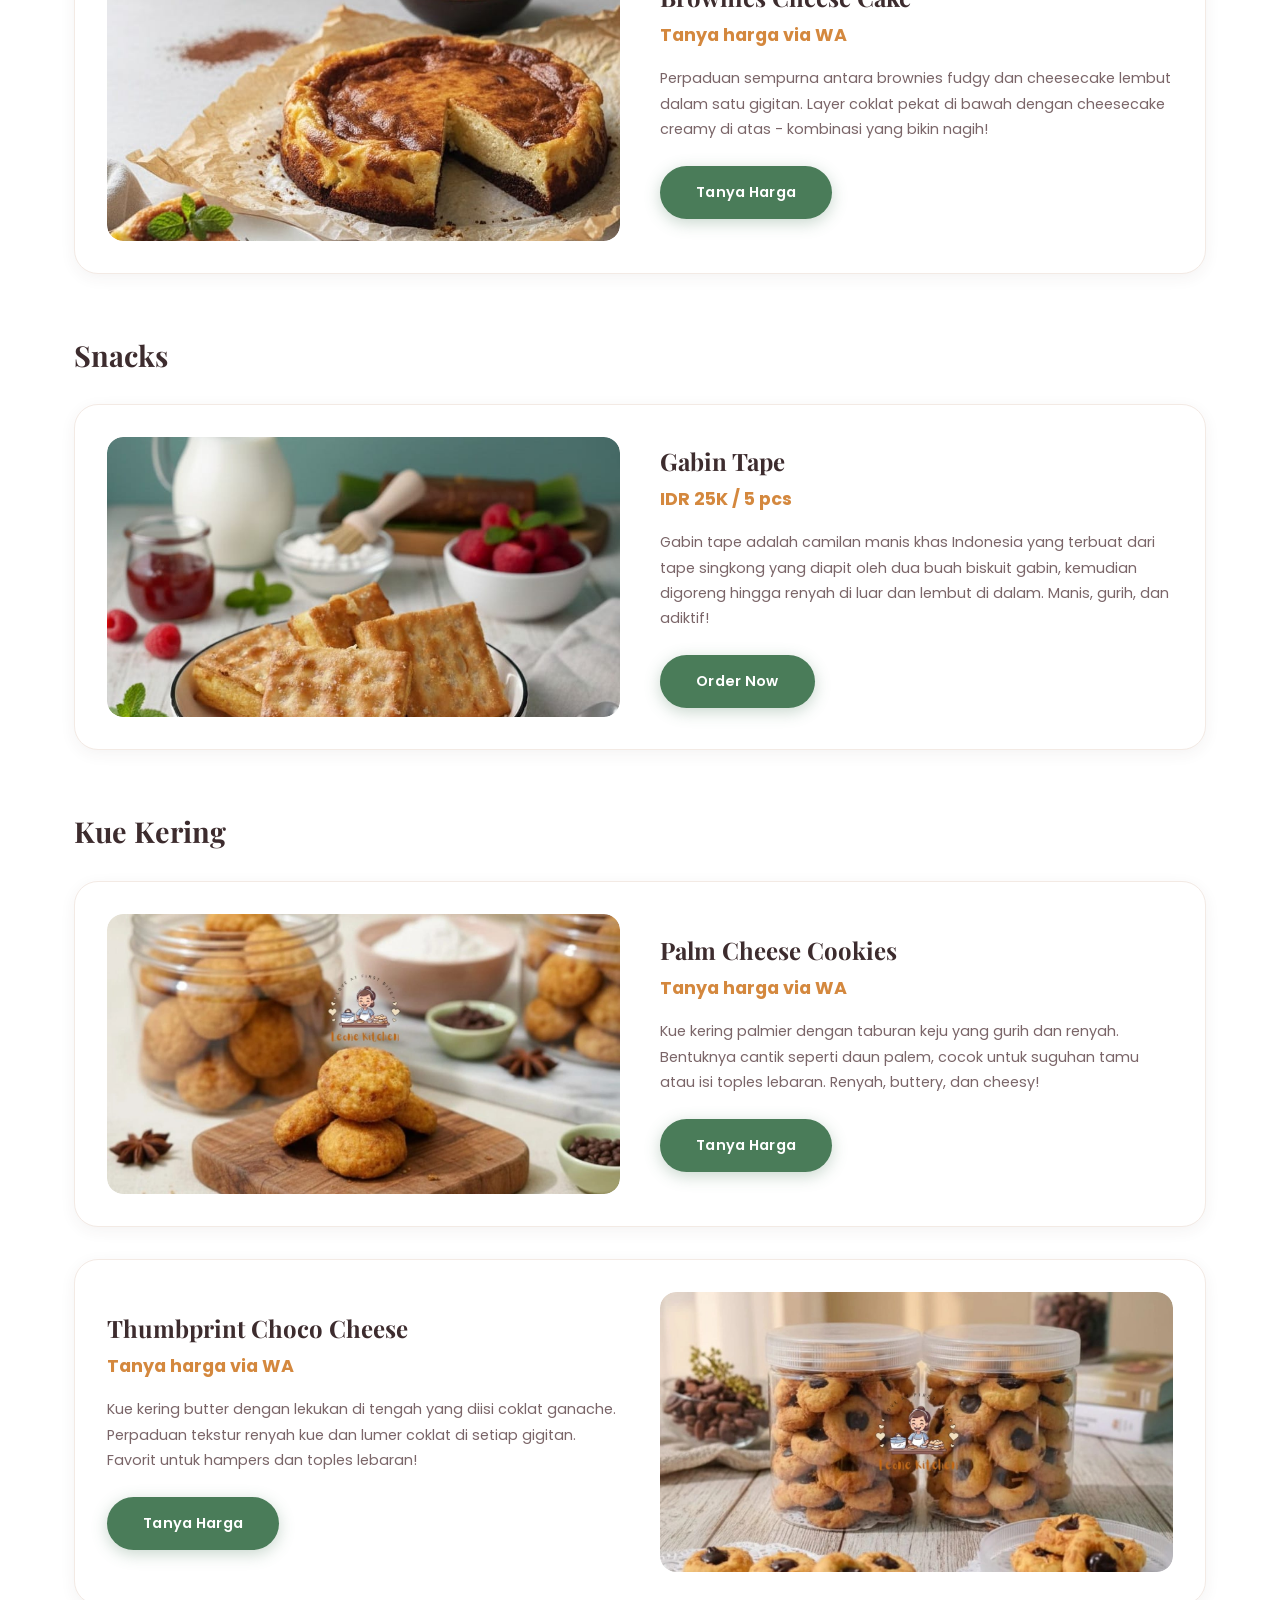
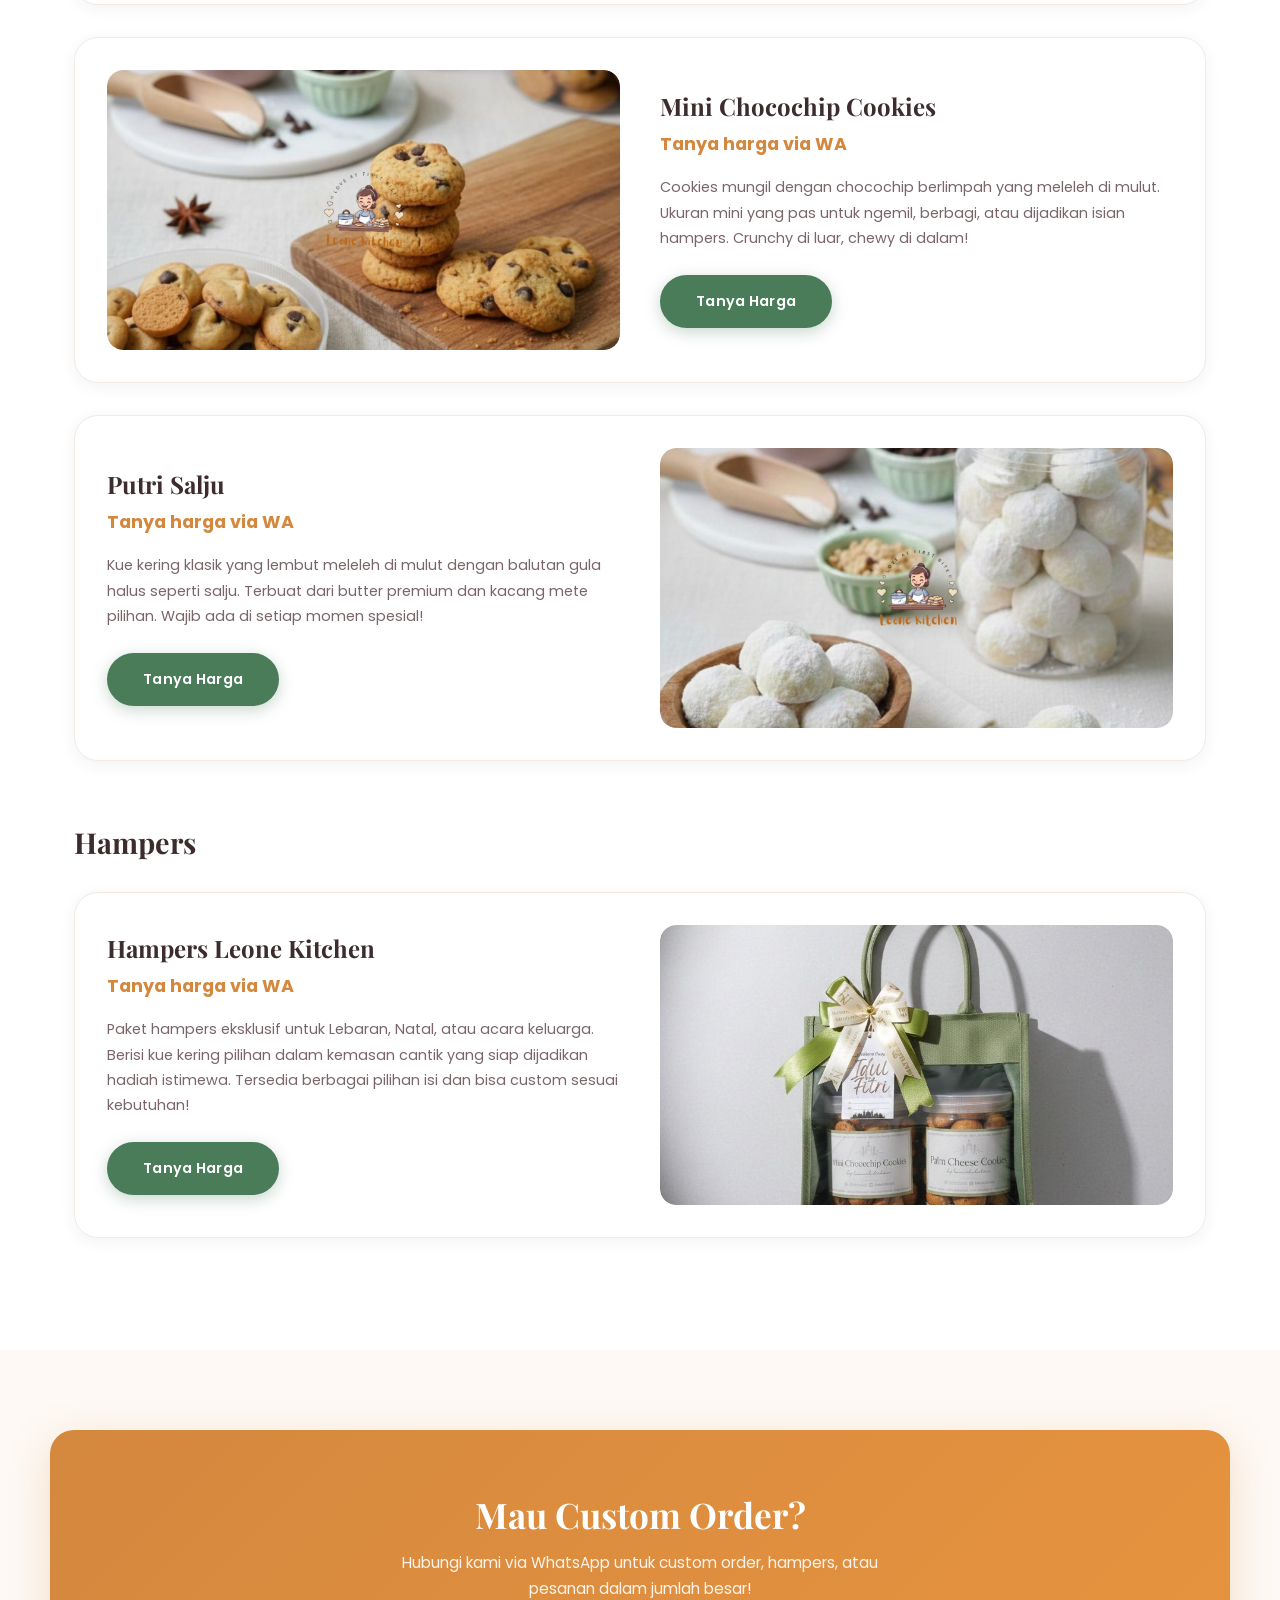
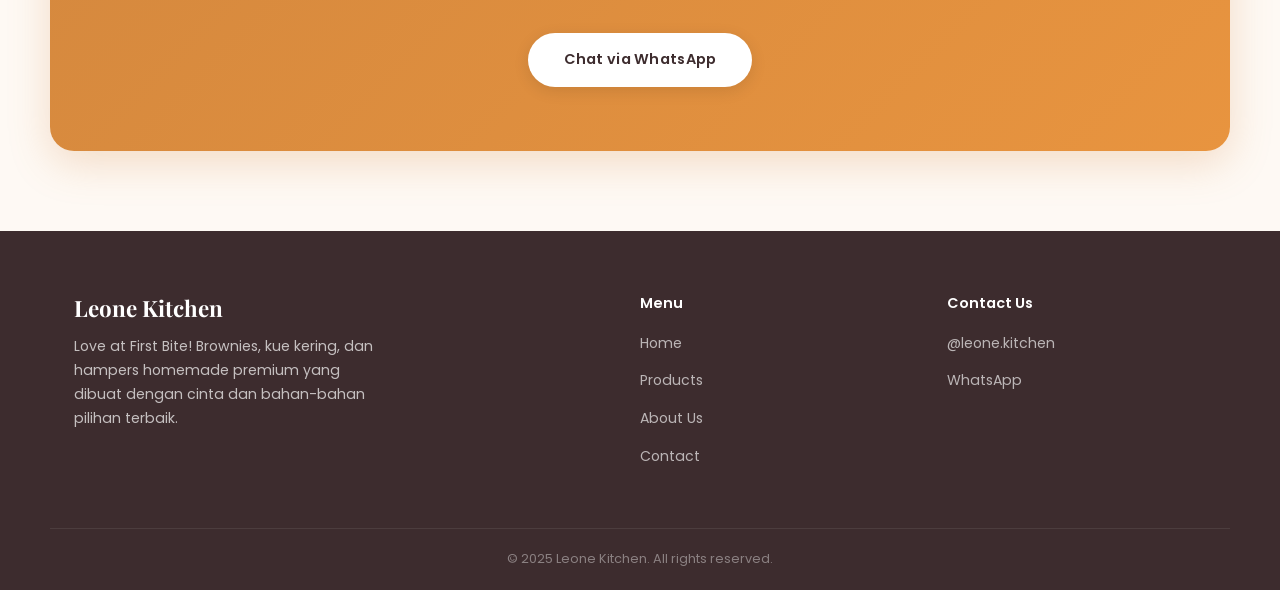
<file: products.html>
<!DOCTYPE html>
<html lang="id">
<head>
    <meta charset="UTF-8">
    <meta name="viewport" content="width=device-width, initial-scale=1.0">
    <title>Products - Leone Kitchen</title>
    <link rel="icon" type="image/x-icon" href="assets/favicon.ico">
    <link rel="preconnect" href="https://fonts.googleapis.com">
    <link rel="preconnect" href="https://fonts.gstatic.com" crossorigin>
    <link href="https://fonts.googleapis.com/css2?family=Playfair+Display:ital,wght@0,400;0,600;0,700;1,400&family=Poppins:wght@300;400;500;600;700&display=swap" rel="stylesheet">
    <link rel="stylesheet" href="css/styles.css?v=2">
</head>
<body>
    <!-- Navigation -->
    <nav class="navbar">
        <div class="container nav-container">
            <a href="index.html" class="nav-logo">Leone Kitchen</a>
            <button class="nav-toggle" aria-label="Toggle navigation">
                <span></span>
                <span></span>
                <span></span>
            </button>
            <ul class="nav-menu">
                <li><a href="index.html" class="nav-link">Home</a></li>
                <li><a href="products.html" class="nav-link active">Products</a></li>
                <li><a href="about.html" class="nav-link">About Us</a></li>
                <li><a href="contact.html" class="nav-link">Contact</a></li>
            </ul>
            <div class="nav-icons">
                <a href="https://www.instagram.com/leone.kitchen/" target="_blank" aria-label="Instagram">
                    <svg width="22" height="22" viewBox="0 0 24 24" fill="none" stroke="currentColor" stroke-width="2" stroke-linecap="round" stroke-linejoin="round">
                        <rect x="2" y="2" width="20" height="20" rx="5" ry="5"></rect>
                        <path d="M16 11.37A4 4 0 1 1 12.63 8 4 4 0 0 1 16 11.37z"></path>
                        <line x1="17.5" y1="6.5" x2="17.51" y2="6.5"></line>
                    </svg>
                </a>
                <a href="https://wa.me/6282285225579" target="_blank" aria-label="WhatsApp">
                    <svg width="22" height="22" viewBox="0 0 24 24" fill="currentColor">
                        <path d="M17.472 14.382c-.297-.149-1.758-.867-2.03-.967-.273-.099-.471-.148-.67.15-.197.297-.767.966-.94 1.164-.173.199-.347.223-.644.075-.297-.15-1.255-.463-2.39-1.475-.883-.788-1.48-1.761-1.653-2.059-.173-.297-.018-.458.13-.606.134-.133.298-.347.446-.52.149-.174.198-.298.298-.497.099-.198.05-.371-.025-.52-.075-.149-.669-1.612-.916-2.207-.242-.579-.487-.5-.669-.51-.173-.008-.371-.01-.57-.01-.198 0-.52.074-.792.372-.272.297-1.04 1.016-1.04 2.479 0 1.462 1.065 2.875 1.213 3.074.149.198 2.096 3.2 5.077 4.487.709.306 1.262.489 1.694.625.712.227 1.36.195 1.871.118.571-.085 1.758-.719 2.006-1.413.248-.694.248-1.289.173-1.413-.074-.124-.272-.198-.57-.347m-5.421 7.403h-.004a9.87 9.87 0 01-5.031-1.378l-.361-.214-3.741.982.998-3.648-.235-.374a9.86 9.86 0 01-1.51-5.26c.001-5.45 4.436-9.884 9.888-9.884 2.64 0 5.122 1.03 6.988 2.898a9.825 9.825 0 012.893 6.994c-.003 5.45-4.437 9.884-9.885 9.884m8.413-18.297A11.815 11.815 0 0012.05 0C5.495 0 .16 5.335.157 11.892c0 2.096.547 4.142 1.588 5.945L.057 24l6.305-1.654a11.882 11.882 0 005.683 1.448h.005c6.554 0 11.89-5.335 11.893-11.893a11.821 11.821 0 00-3.48-8.413z"/>
                    </svg>
                </a>
            </div>
        </div>
    </nav>

    <!-- Page Header -->
    <section class="page-header">
        <div class="container">
            <h1>Our Products</h1>
            <p>Brownies, kue kering, dan hampers premium homemade</p>
        </div>
    </section>

    <!-- Products Detail -->
    <section class="products-page-section">
        <div class="container">

            <!-- === BROWNIES === -->
            <h2 class="section-title" style="margin-bottom: 32px;">Brownies</h2>

            <!-- Product 1: Mini Fudgy -->
            <div class="product-detail-card">
                <div class="product-detail-img">
                    <img src="assets/img/products-01.jpg" alt="Mini Fudgy Brownies" loading="lazy">
                </div>
                <div class="product-detail-info">
                    <h2>Mini Fudgy Brownies</h2>
                    <p class="product-detail-price">IDR 30K / Size 12x12 cm</p>
                    <p>Ukuran kecil, rasa besar! Mini Fudgy Brownies kami pas banget untuk camilan manis kapan pun kamu mau. Cocok untuk hampers, oleh-oleh, atau sekadar manjakan diri sendiri. Satu kotak gak akan cukup!</p>
                    <a href="https://wa.me/6282285225579?text=Halo,%20saya%20ingin%20order%20Mini%20Fudgy%20Brownies" class="btn btn-primary" target="_blank">Order Now</a>
                </div>
            </div>

            <!-- Product 2: Regular Fudgy -->
            <div class="product-detail-card">
                <div class="product-detail-img">
                    <img src="assets/img/products-03.jpg" alt="Regular Fudgy Brownies" loading="lazy">
                </div>
                <div class="product-detail-info">
                    <h2>Regular Fudgy Brownies</h2>
                    <p class="product-detail-price">IDR 100K / Size 20x20 cm</p>
                    <p>Ini dia bintang utamanya! Brownies ukuran besar 20x20 cm, super fudgy, cocok untuk acara keluarga, syukuran, arisan, atau hadiah spesial. Padat, lembut, dan mewah di setiap potongannya.</p>
                    <a href="https://wa.me/6282285225579?text=Halo,%20saya%20ingin%20order%20Regular%20Fudgy%20Brownies" class="btn btn-primary" target="_blank">Order Now</a>
                </div>
            </div>

            <!-- Product 3: Half Regular -->
            <div class="product-detail-card">
                <div class="product-detail-img">
                    <img src="assets/img/products-04.jpg" alt="Half Regular Fudgy Brownies" loading="lazy">
                </div>
                <div class="product-detail-info">
                    <h2>Half Regular Fudgy Brownies</h2>
                    <p class="product-detail-price">IDR 50K / Size 10x20 cm</p>
                    <p>Ukuran pas buat berbagi berdua atau bertiga. Brownies 10x20 cm ini jadi pilihan favorit untuk oleh-oleh praktis atau stok manis di rumah. Padat cokelatnya, pas di hati.</p>
                    <a href="https://wa.me/6282285225579?text=Halo,%20saya%20ingin%20order%20Half%20Regular%20Brownies" class="btn btn-primary" target="_blank">Order Now</a>
                </div>
            </div>

            <!-- Product 4: Brownies Cheese Cake -->
            <div class="product-detail-card">
                <div class="product-detail-img">
                    <img src="assets/img/brownis-chess-cake-2.jpeg" alt="Brownies Cheese Cake" loading="lazy">
                </div>
                <div class="product-detail-info">
                    <h2>Brownies Cheese Cake</h2>
                    <p class="product-detail-price">Tanya harga via WA</p>
                    <p>Perpaduan sempurna antara brownies fudgy dan cheesecake lembut dalam satu gigitan. Layer coklat pekat di bawah dengan cheesecake creamy di atas - kombinasi yang bikin nagih!</p>
                    <a href="https://wa.me/6282285225579?text=Halo,%20saya%20ingin%20tanya%20harga%20Brownis%20Cheese%20Cake" class="btn btn-primary" target="_blank">Tanya Harga</a>
                </div>
            </div>

            <!-- === SNACKS === -->
            <h2 class="section-title" style="margin-top: 64px; margin-bottom: 32px;">Snacks</h2>

            <!-- Product 5: Gabin Tape -->
            <div class="product-detail-card">
                <div class="product-detail-img">
                    <img src="assets/img/gabin-tape-new.jpeg" alt="Gabin Tape" loading="lazy">
                </div>
                <div class="product-detail-info">
                    <h2>Gabin Tape</h2>
                    <p class="product-detail-price">IDR 25K / 5 pcs</p>
                    <p>Gabin tape adalah camilan manis khas Indonesia yang terbuat dari tape singkong yang diapit oleh dua buah biskuit gabin, kemudian digoreng hingga renyah di luar dan lembut di dalam. Manis, gurih, dan adiktif!</p>
                    <a href="https://wa.me/6282285225579?text=Halo,%20saya%20ingin%20order%20Gabin%20Tape" class="btn btn-primary" target="_blank">Order Now</a>
                </div>
            </div>

            <!-- === KUE KERING === -->
            <h2 class="section-title" style="margin-top: 64px; margin-bottom: 32px;">Kue Kering</h2>

            <!-- Product 6: Palm Cheese Cookies -->
            <div class="product-detail-card">
                <div class="product-detail-img">
                    <img src="assets/img/palm-cheese.jpeg" alt="Palm Cheese Cookies" loading="lazy">
                </div>
                <div class="product-detail-info">
                    <h2>Palm Cheese Cookies</h2>
                    <p class="product-detail-price">Tanya harga via WA</p>
                    <p>Kue kering palmier dengan taburan keju yang gurih dan renyah. Bentuknya cantik seperti daun palem, cocok untuk suguhan tamu atau isi toples lebaran. Renyah, buttery, dan cheesy!</p>
                    <a href="https://wa.me/6282285225579?text=Halo,%20saya%20ingin%20tanya%20harga%20Palm%20Cheese%20Cookies" class="btn btn-primary" target="_blank">Tanya Harga</a>
                </div>
            </div>

            <!-- Product 7: Thumbprint Choco Cheese -->
            <div class="product-detail-card">
                <div class="product-detail-img">
                    <img src="assets/img/thumbprint-choco-chees.jpeg" alt="Thumbprint Choco Cheese" loading="lazy">
                </div>
                <div class="product-detail-info">
                    <h2>Thumbprint Choco Cheese</h2>
                    <p class="product-detail-price">Tanya harga via WA</p>
                    <p>Kue kering butter dengan lekukan di tengah yang diisi coklat ganache. Perpaduan tekstur renyah kue dan lumer coklat di setiap gigitan. Favorit untuk hampers dan toples lebaran!</p>
                    <a href="https://wa.me/6282285225579?text=Halo,%20saya%20ingin%20tanya%20harga%20Thumbprint%20Choco%20Cheese" class="btn btn-primary" target="_blank">Tanya Harga</a>
                </div>
            </div>

            <!-- Product 8: Mini Chocochip Cookies -->
            <div class="product-detail-card">
                <div class="product-detail-img">
                    <img src="assets/img/mini-chocohip-cookies.jpeg" alt="Mini Chocochip Cookies" loading="lazy">
                </div>
                <div class="product-detail-info">
                    <h2>Mini Chocochip Cookies</h2>
                    <p class="product-detail-price">Tanya harga via WA</p>
                    <p>Cookies mungil dengan chocochip berlimpah yang meleleh di mulut. Ukuran mini yang pas untuk ngemil, berbagi, atau dijadikan isian hampers. Crunchy di luar, chewy di dalam!</p>
                    <a href="https://wa.me/6282285225579?text=Halo,%20saya%20ingin%20tanya%20harga%20Mini%20Chocochip%20Cookies" class="btn btn-primary" target="_blank">Tanya Harga</a>
                </div>
            </div>

            <!-- Product 9: Kue Putri Salju -->
            <div class="product-detail-card">
                <div class="product-detail-img">
                    <img src="assets/img/kue-putri-salju.jpeg" alt="Kue Putri Salju" loading="lazy">
                </div>
                <div class="product-detail-info">
                    <h2>Putri Salju</h2>
                    <p class="product-detail-price">Tanya harga via WA</p>
                    <p>Kue kering klasik yang lembut meleleh di mulut dengan balutan gula halus seperti salju. Terbuat dari butter premium dan kacang mete pilihan. Wajib ada di setiap momen spesial!</p>
                    <a href="https://wa.me/6282285225579?text=Halo,%20saya%20ingin%20tanya%20harga%20Putri%20Salju" class="btn btn-primary" target="_blank">Tanya Harga</a>
                </div>
            </div>

            <!-- === HAMPERS === -->
            <h2 class="section-title" style="margin-top: 64px; margin-bottom: 32px;">Hampers</h2>

            <!-- Product 10: Hampers -->
            <div class="product-detail-card">
                <div class="product-detail-img">
                    <img src="assets/img/hampers-1.jpeg" alt="Hampers Leone Kitchen" loading="lazy">
                </div>
                <div class="product-detail-info">
                    <h2>Hampers Leone Kitchen</h2>
                    <p class="product-detail-price">Tanya harga via WA</p>
                    <p>Paket hampers eksklusif untuk Lebaran, Natal, atau acara keluarga. Berisi kue kering pilihan dalam kemasan cantik yang siap dijadikan hadiah istimewa. Tersedia berbagai pilihan isi dan bisa custom sesuai kebutuhan!</p>
                    <a href="https://wa.me/6282285225579?text=Halo,%20saya%20ingin%20tanya%20harga%20Hampers%20Leone%20Kitchen" class="btn btn-primary" target="_blank">Tanya Harga</a>
                </div>
            </div>

        </div>
    </section>

    <!-- CTA Section -->
    <section class="cta-section">
        <div class="container cta-container">
            <div class="cta-content">
                <h2>Mau Custom Order?</h2>
                <p>Hubungi kami via WhatsApp untuk custom order, hampers, atau pesanan dalam jumlah besar!</p>
                <a href="https://wa.me/6282285225579" class="btn btn-primary" target="_blank">Chat via WhatsApp</a>
            </div>
        </div>
    </section>

    <!-- Footer -->
    <footer class="footer">
        <div class="container footer-container">
            <div class="footer-brand">
                <h3>Leone Kitchen</h3>
                <p>Love at First Bite! Brownies, kue kering, dan hampers homemade premium yang dibuat dengan cinta dan bahan-bahan pilihan terbaik.</p>
            </div>
            <div class="footer-links">
                <h4>Menu</h4>
                <ul>
                    <li><a href="index.html">Home</a></li>
                    <li><a href="products.html">Products</a></li>
                    <li><a href="about.html">About Us</a></li>
                    <li><a href="contact.html">Contact</a></li>
                </ul>
            </div>
            <div class="footer-contact">
                <h4>Contact Us</h4>
                <ul>
                    <li><a href="https://www.instagram.com/leone.kitchen/" target="_blank">@leone.kitchen</a></li>
                    <li><a href="https://wa.me/6282285225579" target="_blank">WhatsApp</a></li>
                </ul>
            </div>
        </div>
        <div class="container footer-bottom">
            <p>&copy; 2025 Leone Kitchen. All rights reserved.</p>
        </div>
    </footer>

    <script>
        const navToggle = document.querySelector('.nav-toggle');
        const navMenu = document.querySelector('.nav-menu');
        navToggle.addEventListener('click', () => {
            navMenu.classList.toggle('active');
            navToggle.classList.toggle('active');
        });
        document.querySelectorAll('.nav-link').forEach(link => {
            link.addEventListener('click', () => {
                navMenu.classList.remove('active');
                navToggle.classList.remove('active');
            });
        });
    </script>
</body>
</html>
</file>
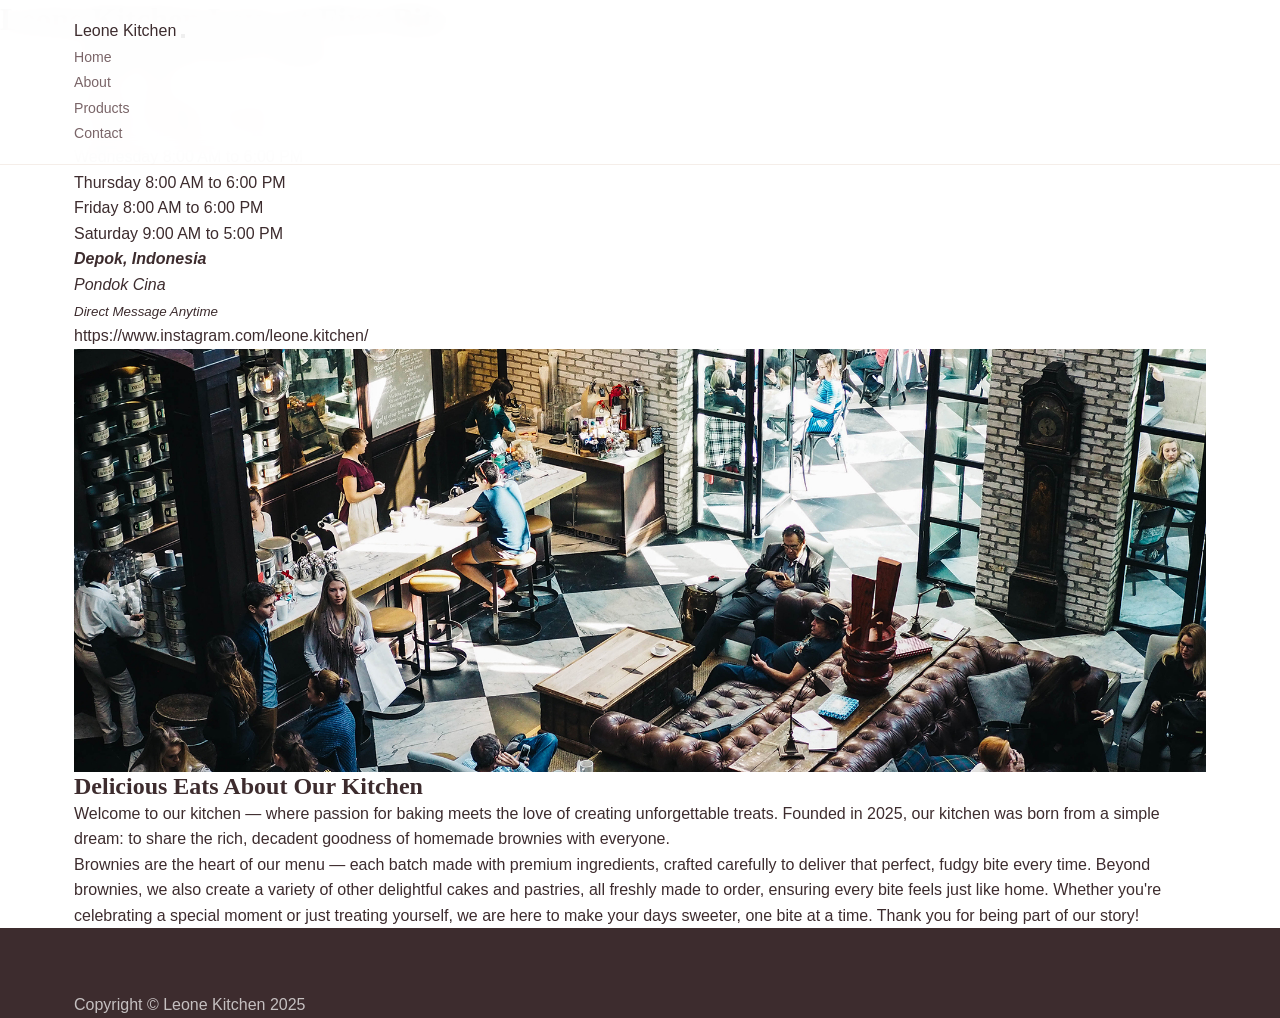
<file: store.html>
<!DOCTYPE html>
<html lang="en">
    <head>
        <meta charset="utf-8" />
        <meta name="viewport" content="width=device-width, initial-scale=1, shrink-to-fit=no" />
        <meta name="description" content="" />
        <meta name="author" content="" />
        <title>Leone Kitchen</title>
        <link rel="icon" type="image/x-icon" href="assets/favicon.ico" />
        <!-- Google fonts-->
        <link href="https://fonts.googleapis.com/css?family=Raleway:100,100i,200,200i,300,300i,400,400i,500,500i,600,600i,700,700i,800,800i,900,900i" rel="stylesheet" />
        <link href="https://fonts.googleapis.com/css?family=Lora:400,400i,700,700i" rel="stylesheet" />
        <!-- Core theme CSS (includes Bootstrap)-->
        <link href="css/styles.css" rel="stylesheet" />
    </head>
    <body>
        <header>
            <h1 class="site-heading text-center text-faded d-none d-lg-block">
                <span class="site-heading-upper text-primary mb-3">Leone Kitchen</span>
                <span class="site-heading-lower">Love at First Bite</span>
            </h1>
        </header>
        <!-- Navigation-->
        <nav class="navbar navbar-expand-lg navbar-dark py-lg-4" id="mainNav">
            <div class="container">
                <a class="navbar-brand text-uppercase fw-bold d-lg-none" href="index.html">Leone Kitchen</a>
                <button class="navbar-toggler" type="button" data-bs-toggle="collapse" data-bs-target="#navbarSupportedContent" aria-controls="navbarSupportedContent" aria-expanded="false" aria-label="Toggle navigation"><span class="navbar-toggler-icon"></span></button>
                <div class="collapse navbar-collapse" id="navbarSupportedContent">
                    <ul class="navbar-nav mx-auto">
                        <li class="nav-item px-lg-4"><a class="nav-link text-uppercase" href="index.html">Home</a></li>
                        <li class="nav-item px-lg-4"><a class="nav-link text-uppercase" href="about.html">About</a></li>
                        <li class="nav-item px-lg-4"><a class="nav-link text-uppercase" href="products.html">Products</a></li>
                        <li class="nav-item px-lg-4"><a class="nav-link text-uppercase" href="store.html">Contact</a></li>
                    </ul>
                </div>
            </div>
        </nav>
        <section class="page-section cta">
            <div class="container">
                <div class="row">
                    <div class="col-xl-9 mx-auto">
                        <div class="cta-inner bg-faded text-center rounded">
                            <h2 class="section-heading mb-5">
                                <span class="section-heading-upper">Come On In</span>
                                <span class="section-heading-lower">We're Open</span>
                            </h2>
                            <ul class="list-unstyled list-hours mb-5 text-left mx-auto">
                                <li class="list-unstyled-item list-hours-item d-flex">
                                    Sunday
                                    <span class="ms-auto">Closed</span>
                                </li>
                                <li class="list-unstyled-item list-hours-item d-flex">
                                    Monday
                                    <span class="ms-auto">8:00 AM to 6:00 PM</span>
                                </li>
                                <li class="list-unstyled-item list-hours-item d-flex">
                                    Tuesday
                                    <span class="ms-auto">8:00 AM to 6:00 PM</span>
                                </li>
                                <li class="list-unstyled-item list-hours-item d-flex">
                                    Wednesday
                                    <span class="ms-auto">8:00 AM to 6:00 PM</span>
                                </li>
                                <li class="list-unstyled-item list-hours-item d-flex">
                                    Thursday
                                    <span class="ms-auto">8:00 AM to 6:00 PM</span>
                                </li>
                                <li class="list-unstyled-item list-hours-item d-flex">
                                    Friday
                                    <span class="ms-auto">8:00 AM to 6:00 PM</span>
                                </li>
                                <li class="list-unstyled-item list-hours-item d-flex">
                                    Saturday
                                    <span class="ms-auto">9:00 AM to 5:00 PM</span>
                                </li>
                            </ul>
                            <p class="address mb-5">
                                <em>
                                    <strong>Depok, Indonesia</strong>
                                    <br />
                                    Pondok Cina
                                </em>
                            </p>
                            <p class="mb-0">
                                <small><em>Direct Message Anytime</em></small>
                                <br />
                                https://www.instagram.com/leone.kitchen/
                            </p>
                        </div>
                    </div>
                </div>
            </div>
        </section>
        <section class="page-section about-heading">
            <div class="container">
                <img class="img-fluid rounded about-heading-img mb-3 mb-lg-0" src="assets/img/about.jpg" alt="..." />
                <div class="about-heading-content">
                    <div class="row">
                        <div class="col-xl-9 col-lg-10 mx-auto">
                            <div class="bg-faded rounded p-5">
                                <h2 class="section-heading mb-4">
                                    <span class="section-heading-upper">Delicious Eats</span>
                                    <span class="section-heading-lower">About Our Kitchen</span>
                                </h2>
                                <p>Welcome to our kitchen — where passion for baking meets the love of creating unforgettable treats. Founded in 2025, our kitchen was born from a simple dream: to share the rich, decadent goodness of homemade brownies with everyone.</p>
                                <p class="mb-0">
                                    Brownies are the heart of our menu — each batch made with premium ingredients, crafted carefully to deliver that perfect, fudgy bite every time. Beyond brownies, we also create a variety of other delightful cakes and pastries, all freshly made to order, ensuring every bite feels just like home. Whether you're celebrating a special moment or just treating yourself, we are here to make your days sweeter, one bite at a time. Thank you for being part of our story!
                                </p>
                            </div>
                        </div>
                    </div>
                </div>
            </div>
        </section>
        <footer class="footer text-faded text-center py-5">
            <div class="container"><p class="m-0 small">Copyright &copy; Leone Kitchen 2025</p></div>
        </footer>
        <!-- Bootstrap core JS-->
        <script src="https://cdn.jsdelivr.net/npm/bootstrap@5.2.3/dist/js/bootstrap.bundle.min.js"></script>
        <!-- Core theme JS-->
        <script src="js/scripts.js"></script>
    </body>
</html>
</file>
<file: css/styles.css>
/* ============================================
   Leone Kitchen - Modern Bright Bakery Design
   ============================================ */

/* Force override any old cached styles */
body, html {
    background-image: none !important;
    background-color: #FFFFFF !important;
    background-attachment: initial !important;
}

/* Reset & Base */
*,
*::before,
*::after {
    margin: 0;
    padding: 0;
    box-sizing: border-box;
}

:root {
    --color-primary: #3D2C2E;
    --color-primary-light: #5C4345;
    --color-accent: #D4883E;
    --color-accent-light: #F5A623;
    --color-accent-bg: #FFF8F0;
    --color-bg: #FFFFFF;
    --color-bg-warm: #FFFBF7;
    --color-bg-section: #FEF9F4;
    --color-text: #3D2C2E;
    --color-text-light: #7A6568;
    --color-text-muted: #A89496;
    --color-border: #F3EAE4;
    --color-green: #4A7C59;
    --color-green-light: #E8F5E9;
    --font-heading: 'Playfair Display', Georgia, serif;
    --font-body: 'Poppins', -apple-system, BlinkMacSystemFont, sans-serif;
    --radius-sm: 10px;
    --radius-md: 16px;
    --radius-lg: 24px;
    --radius-xl: 32px;
    --radius-full: 50%;
    --shadow-sm: 0 2px 12px rgba(61, 44, 46, 0.05);
    --shadow-md: 0 6px 24px rgba(61, 44, 46, 0.08);
    --shadow-lg: 0 12px 48px rgba(61, 44, 46, 0.1);
    --shadow-card: 0 4px 16px rgba(61, 44, 46, 0.06);
    --transition: 0.3s cubic-bezier(0.4, 0, 0.2, 1);
}

html {
    scroll-behavior: smooth;
}

body {
    font-family: var(--font-body);
    font-size: 16px;
    line-height: 1.6;
    color: var(--color-text);
    background-color: var(--color-bg);
    -webkit-font-smoothing: antialiased;
    -moz-osx-font-smoothing: grayscale;
}

img {
    max-width: 100%;
    height: auto;
    display: block;
}

a {
    text-decoration: none;
    color: inherit;
    transition: var(--transition);
}

ul {
    list-style: none;
}

h1, h2, h3, h4, h5, h6 {
    font-family: var(--font-heading);
    font-weight: 700;
    line-height: 1.2;
    color: var(--color-primary);
}

.container {
    width: 100%;
    max-width: 1180px;
    margin: 0 auto;
    padding: 0 24px;
}

/* ============================================
   Buttons
   ============================================ */
.btn {
    display: inline-flex;
    align-items: center;
    justify-content: center;
    padding: 15px 36px;
    border-radius: var(--radius-xl);
    font-family: var(--font-body);
    font-size: 0.9rem;
    font-weight: 600;
    cursor: pointer;
    border: none;
    transition: var(--transition);
    letter-spacing: 0.02em;
}

.btn-primary {
    background-color: var(--color-green);
    color: #fff;
    box-shadow: 0 4px 16px rgba(74, 124, 89, 0.3);
}

.btn-primary:hover {
    background-color: #3d6b4c;
    transform: translateY(-2px);
    box-shadow: 0 6px 24px rgba(74, 124, 89, 0.4);
}

.btn-outline {
    background-color: transparent;
    color: var(--color-primary);
    border: 2px solid var(--color-border);
}

.btn-outline:hover {
    border-color: var(--color-primary);
    background-color: var(--color-primary);
    color: #fff;
    transform: translateY(-2px);
}

.btn-link {
    background: none;
    padding: 14px 0;
    color: var(--color-accent);
    font-weight: 600;
}

.btn-link:hover {
    color: var(--color-accent-light);
}

/* ============================================
   Navigation
   ============================================ */
.navbar {
    position: fixed;
    top: 0;
    left: 0;
    right: 0;
    z-index: 1000;
    background-color: rgba(255, 255, 255, 0.97);
    backdrop-filter: blur(12px);
    -webkit-backdrop-filter: blur(12px);
    border-bottom: 1px solid rgba(243, 234, 228, 0.8);
    padding: 18px 0;
}

.nav-container {
    display: flex;
    align-items: center;
    justify-content: space-between;
}

.nav-logo {
    font-family: var(--font-heading);
    font-size: 1.5rem;
    font-weight: 700;
    color: var(--color-primary);
}

.nav-menu {
    display: flex;
    align-items: center;
    gap: 40px;
}

.nav-link {
    font-size: 0.88rem;
    font-weight: 500;
    color: var(--color-text-light);
    position: relative;
    padding: 4px 0;
}

.nav-link::after {
    content: '';
    position: absolute;
    bottom: -2px;
    left: 0;
    width: 0;
    height: 2px;
    background-color: var(--color-accent);
    border-radius: 2px;
    transition: var(--transition);
}

.nav-link:hover,
.nav-link.active {
    color: var(--color-primary);
}

.nav-link:hover::after,
.nav-link.active::after {
    width: 100%;
}

.nav-icons {
    display: flex;
    align-items: center;
    gap: 14px;
}

.nav-icons a {
    color: var(--color-text-light);
    display: flex;
    align-items: center;
    padding: 6px;
    border-radius: var(--radius-full);
    transition: var(--transition);
}

.nav-icons a:hover {
    color: var(--color-accent);
    background-color: var(--color-accent-bg);
}

.nav-toggle {
    display: none;
    flex-direction: column;
    gap: 5px;
    background: none;
    border: none;
    cursor: pointer;
    padding: 4px;
}

.nav-toggle span {
    width: 22px;
    height: 2px;
    background-color: var(--color-primary);
    border-radius: 2px;
    transition: var(--transition);
}

.nav-toggle.active span:nth-child(1) {
    transform: rotate(45deg) translate(5px, 5px);
}

.nav-toggle.active span:nth-child(2) {
    opacity: 0;
}

.nav-toggle.active span:nth-child(3) {
    transform: rotate(-45deg) translate(5px, -5px);
}

/* ============================================
   Hero Section
   ============================================ */
.hero {
    padding-top: 110px;
    padding-bottom: 80px;
    background: linear-gradient(160deg, #FFFFFF 0%, var(--color-bg-warm) 50%, var(--color-accent-bg) 100%);
    overflow: hidden;
}

.hero-container {
    display: grid;
    grid-template-columns: 1fr 1fr;
    align-items: center;
    gap: 60px;
    min-height: 75vh;
}

.hero-subtitle {
    display: inline-block;
    font-size: 0.8rem;
    font-weight: 600;
    text-transform: uppercase;
    letter-spacing: 3px;
    color: var(--color-accent);
    margin-bottom: 18px;
    padding: 6px 16px;
    background-color: var(--color-accent-bg);
    border-radius: var(--radius-xl);
}

.hero-title {
    font-size: clamp(2.4rem, 4.5vw, 3.6rem);
    color: var(--color-primary);
    margin-bottom: 24px;
    line-height: 1.1;
}

.hero-description {
    font-size: 0.95rem;
    color: var(--color-text-light);
    line-height: 1.8;
    margin-bottom: 36px;
    max-width: 460px;
}

.hero-actions {
    display: flex;
    align-items: center;
    gap: 20px;
    flex-wrap: wrap;
}

.hero-image {
    position: relative;
    display: flex;
    justify-content: center;
    align-items: center;
}

.hero-image img {
    width: 100%;
    max-width: 500px;
    border-radius: var(--radius-lg);
    box-shadow: var(--shadow-lg);
    position: relative;
    z-index: 1;
}

.hero-image-blob {
    position: absolute;
    width: 85%;
    height: 85%;
    background: radial-gradient(ellipse, rgba(212, 136, 62, 0.12) 0%, rgba(212, 136, 62, 0.03) 70%);
    border-radius: 40% 60% 55% 45% / 55% 45% 60% 40%;
    z-index: 0;
    animation: blob 10s ease-in-out infinite;
}

@keyframes blob {
    0%, 100% { border-radius: 40% 60% 55% 45% / 55% 45% 60% 40%; transform: scale(1); }
    25% { border-radius: 55% 45% 60% 40% / 40% 60% 55% 45%; }
    50% { border-radius: 60% 40% 45% 55% / 55% 45% 40% 60%; transform: scale(1.03); }
    75% { border-radius: 45% 55% 40% 60% / 60% 40% 55% 45%; }
}

/* ============================================
   Categories Section
   ============================================ */
.categories {
    padding: 80px 0 60px;
}

.section-title {
    font-size: 1.8rem;
    color: var(--color-primary);
    margin-bottom: 36px;
}

.categories-grid {
    display: flex;
    gap: 28px;
    flex-wrap: wrap;
}

.category-item {
    display: flex;
    flex-direction: column;
    align-items: center;
    gap: 10px;
    cursor: pointer;
}

.category-item:hover .category-icon {
    transform: translateY(-4px) scale(1.05);
    box-shadow: var(--shadow-md);
}

.category-icon {
    width: 76px;
    height: 76px;
    border-radius: var(--radius-full);
    display: flex;
    align-items: center;
    justify-content: center;
    font-size: 1.8rem;
    transition: var(--transition);
    border: 2px solid rgba(255, 255, 255, 0.8);
    box-shadow: var(--shadow-sm);
}

.category-item p {
    font-size: 0.82rem;
    font-weight: 500;
    color: var(--color-text-light);
}

/* ============================================
   Products Section
   ============================================ */
.products-section {
    padding: 40px 0 80px;
    background-color: var(--color-bg-section);
}

.products-grid {
    display: grid;
    grid-template-columns: repeat(auto-fill, minmax(260px, 1fr));
    gap: 24px;
    margin-bottom: 48px;
}

.product-card {
    background-color: #fff;
    border-radius: var(--radius-md);
    overflow: hidden;
    border: 1px solid var(--color-border);
    transition: var(--transition);
    box-shadow: var(--shadow-card);
}

.product-card:hover {
    transform: translateY(-6px);
    box-shadow: var(--shadow-md);
    border-color: transparent;
}

.product-image {
    width: 100%;
    height: 200px;
    overflow: hidden;
    background-color: var(--color-bg-warm);
}

.product-image img {
    width: 100%;
    height: 100%;
    object-fit: cover;
    transition: var(--transition);
}

.product-card:hover .product-image img {
    transform: scale(1.08);
}

.product-info {
    padding: 20px;
}

.product-info h3 {
    font-family: var(--font-body);
    font-size: 0.95rem;
    font-weight: 600;
    margin-bottom: 4px;
    color: var(--color-primary);
}

.product-size {
    font-size: 0.78rem;
    color: var(--color-text-muted);
    margin-bottom: 14px;
}

.product-footer {
    display: flex;
    justify-content: space-between;
    align-items: center;
}

.product-price {
    font-weight: 700;
    font-size: 1.05rem;
    color: var(--color-accent);
}

.product-rating {
    color: var(--color-accent-light);
    font-size: 0.82rem;
    letter-spacing: 1px;
}

.products-cta {
    text-align: center;
}

/* ============================================
   Promise / About Section
   ============================================ */
.promise-section {
    padding: 100px 0;
    background-color: var(--color-bg);
}

.promise-container {
    display: grid;
    grid-template-columns: 1fr 1fr;
    gap: 64px;
    align-items: center;
}

.promise-image img {
    width: 100%;
    border-radius: var(--radius-lg);
    box-shadow: var(--shadow-md);
}

.promise-content h2 {
    font-size: clamp(1.6rem, 3vw, 2.2rem);
    color: var(--color-primary);
    margin-bottom: 20px;
}

.promise-content p {
    font-size: 0.95rem;
    color: var(--color-text-light);
    line-height: 1.85;
    margin-bottom: 16px;
}

/* ============================================
   CTA Section
   ============================================ */
.cta-section {
    padding: 80px 0;
    background-color: var(--color-bg-section);
}

.cta-container {
    background: linear-gradient(135deg, var(--color-accent) 0%, #E8943F 100%);
    border-radius: var(--radius-lg);
    padding: 64px;
    text-align: center;
    box-shadow: 0 12px 40px rgba(212, 136, 62, 0.25);
}

.cta-content h2 {
    color: #fff;
    font-size: clamp(1.6rem, 3vw, 2.2rem);
    margin-bottom: 14px;
}

.cta-content p {
    color: rgba(255, 255, 255, 0.9);
    font-size: 0.95rem;
    max-width: 480px;
    margin: 0 auto 32px;
    line-height: 1.7;
}

.cta-section .btn-primary {
    background-color: #fff;
    color: var(--color-primary);
    box-shadow: 0 4px 16px rgba(0, 0, 0, 0.1);
}

.cta-section .btn-primary:hover {
    background-color: var(--color-primary);
    color: #fff;
    box-shadow: 0 6px 24px rgba(0, 0, 0, 0.2);
}

/* ============================================
   Footer
   ============================================ */
.footer {
    background-color: var(--color-primary);
    padding: 64px 0 0;
    color: rgba(255, 255, 255, 0.7);
}

.footer-container {
    display: grid;
    grid-template-columns: 2fr 1fr 1fr;
    gap: 48px;
    padding-bottom: 48px;
}

.footer-brand h3 {
    font-size: 1.4rem;
    color: #fff;
    margin-bottom: 14px;
}

.footer-brand p {
    font-size: 0.88rem;
    line-height: 1.7;
    max-width: 300px;
}

.footer-links h4,
.footer-contact h4 {
    font-family: var(--font-body);
    color: #fff;
    font-size: 0.9rem;
    font-weight: 600;
    margin-bottom: 18px;
}

.footer-links li,
.footer-contact li {
    margin-bottom: 12px;
}

.footer-links a,
.footer-contact a {
    font-size: 0.88rem;
    color: rgba(255, 255, 255, 0.65);
}

.footer-links a:hover,
.footer-contact a:hover {
    color: var(--color-accent);
}

.footer-bottom {
    border-top: 1px solid rgba(255, 255, 255, 0.08);
    padding: 20px 0;
    text-align: center;
}

.footer-bottom p {
    font-size: 0.8rem;
    color: rgba(255, 255, 255, 0.4);
}

/* ============================================
   Products Page
   ============================================ */
.page-header {
    padding-top: 130px;
    padding-bottom: 48px;
    background: linear-gradient(160deg, #FFFFFF 0%, var(--color-bg-warm) 100%);
    text-align: center;
}

.page-header h1 {
    font-size: clamp(2rem, 4vw, 2.8rem);
    color: var(--color-primary);
    margin-bottom: 10px;
}

.page-header p {
    font-size: 1rem;
    color: var(--color-text-light);
}

.products-page-section {
    padding: 60px 0 80px;
}

.product-detail-card {
    display: grid;
    grid-template-columns: 1fr 1fr;
    gap: 40px;
    align-items: center;
    background-color: #fff;
    border-radius: var(--radius-lg);
    border: 1px solid var(--color-border);
    padding: 32px;
    margin-bottom: 32px;
    transition: var(--transition);
    box-shadow: var(--shadow-card);
}

.product-detail-card:hover {
    box-shadow: var(--shadow-md);
    border-color: transparent;
}

.product-detail-card .product-detail-img {
    border-radius: var(--radius-md);
    overflow: hidden;
}

.product-detail-card .product-detail-img img {
    width: 100%;
    height: 280px;
    object-fit: cover;
    border-radius: var(--radius-md);
    transition: var(--transition);
}

.product-detail-card:hover .product-detail-img img {
    transform: scale(1.03);
}

.product-detail-card .product-detail-info h2 {
    font-size: 1.5rem;
    color: var(--color-primary);
    margin-bottom: 8px;
}

.product-detail-card .product-detail-info .product-detail-price {
    font-size: 1.1rem;
    font-weight: 700;
    color: var(--color-accent);
    margin-bottom: 16px;
}

.product-detail-card .product-detail-info p {
    font-size: 0.9rem;
    color: var(--color-text-light);
    line-height: 1.75;
    margin-bottom: 24px;
}

.product-detail-card:nth-child(even) {
    direction: rtl;
}

.product-detail-card:nth-child(even) > * {
    direction: ltr;
}

/* ============================================
   About Page
   ============================================ */
.about-section {
    padding: 60px 0 80px;
}

.about-content {
    display: grid;
    grid-template-columns: 1fr 1fr;
    gap: 60px;
    align-items: center;
}

.about-text h2 {
    font-size: 1.8rem;
    color: var(--color-primary);
    margin-bottom: 20px;
}

.about-text p {
    font-size: 0.95rem;
    color: var(--color-text-light);
    line-height: 1.85;
    margin-bottom: 16px;
}

.about-img img {
    width: 100%;
    border-radius: var(--radius-lg);
    box-shadow: var(--shadow-md);
}

/* ============================================
   Contact Page
   ============================================ */
.contact-section {
    padding: 60px 0 80px;
}

.contact-grid {
    display: grid;
    grid-template-columns: 1fr 1fr;
    gap: 60px;
}

.contact-info h2 {
    font-size: 1.8rem;
    color: var(--color-primary);
    margin-bottom: 16px;
}

.contact-info p {
    font-size: 0.95rem;
    color: var(--color-text-light);
    line-height: 1.8;
    margin-bottom: 28px;
}

.contact-item {
    display: flex;
    align-items: flex-start;
    gap: 16px;
    margin-bottom: 24px;
}

.contact-item-icon {
    width: 48px;
    height: 48px;
    background-color: var(--color-accent-bg);
    border-radius: var(--radius-sm);
    display: flex;
    align-items: center;
    justify-content: center;
    flex-shrink: 0;
    font-size: 1.3rem;
}

.contact-item-text h4 {
    font-family: var(--font-body);
    font-size: 0.9rem;
    font-weight: 600;
    margin-bottom: 4px;
    color: var(--color-primary);
}

.contact-item-text p {
    font-size: 0.85rem;
    margin-bottom: 0;
    color: var(--color-text-light);
}

.contact-item-text a:hover {
    color: var(--color-accent);
}

.contact-form {
    background-color: var(--color-bg-warm);
    border-radius: var(--radius-lg);
    padding: 40px;
    border: 1px solid var(--color-border);
}

.form-group {
    margin-bottom: 20px;
}

.form-group label {
    display: block;
    font-size: 0.85rem;
    font-weight: 500;
    margin-bottom: 8px;
    color: var(--color-text);
}

.form-group input,
.form-group textarea {
    width: 100%;
    padding: 14px 18px;
    border: 1px solid var(--color-border);
    border-radius: var(--radius-sm);
    font-family: var(--font-body);
    font-size: 0.9rem;
    background-color: #fff;
    transition: var(--transition);
    color: var(--color-text);
}

.form-group input:focus,
.form-group textarea:focus {
    outline: none;
    border-color: var(--color-accent);
    box-shadow: 0 0 0 4px rgba(212, 136, 62, 0.08);
}

.form-group textarea {
    resize: vertical;
    min-height: 130px;
}

/* ============================================
   Responsive Design
   ============================================ */
@media (max-width: 992px) {
    .hero-container {
        grid-template-columns: 1fr;
        gap: 48px;
        min-height: auto;
        padding-top: 20px;
    }

    .hero-content {
        text-align: center;
    }

    .hero-description {
        max-width: 100%;
        margin-left: auto;
        margin-right: auto;
    }

    .hero-actions {
        justify-content: center;
    }

    .hero-image img {
        max-width: 380px;
        margin: 0 auto;
    }

    .promise-container {
        grid-template-columns: 1fr;
        gap: 40px;
    }

    .footer-container {
        grid-template-columns: 1fr 1fr;
        gap: 32px;
    }

    .product-detail-card {
        grid-template-columns: 1fr;
    }

    .product-detail-card:nth-child(even) {
        direction: ltr;
    }

    .about-content {
        grid-template-columns: 1fr;
        gap: 40px;
    }

    .contact-grid {
        grid-template-columns: 1fr;
        gap: 40px;
    }
}

@media (max-width: 768px) {
    .nav-menu {
        position: fixed;
        top: 0;
        right: -100%;
        width: 75%;
        height: 100vh;
        background-color: #fff;
        flex-direction: column;
        justify-content: center;
        align-items: center;
        gap: 28px;
        transition: var(--transition);
        box-shadow: var(--shadow-lg);
        z-index: 999;
    }

    .nav-menu.active {
        right: 0;
    }

    .nav-toggle {
        display: flex;
        z-index: 1001;
    }

    .nav-icons {
        display: none;
    }

    .hero {
        padding-top: 100px;
        padding-bottom: 50px;
    }

    .categories-grid {
        justify-content: center;
        gap: 20px;
    }

    .category-icon {
        width: 64px;
        height: 64px;
        font-size: 1.5rem;
    }

    .products-grid {
        grid-template-columns: repeat(2, 1fr);
        gap: 16px;
    }

    .product-image {
        height: 160px;
    }

    .product-info {
        padding: 16px;
    }

    .product-info h3 {
        font-size: 0.85rem;
    }

    .product-price {
        font-size: 0.9rem;
    }

    .cta-container {
        padding: 44px 28px;
    }

    .footer-container {
        grid-template-columns: 1fr;
        gap: 28px;
    }

    .product-detail-card {
        padding: 20px;
    }

    .product-detail-card .product-detail-img img {
        height: 220px;
    }

    .contact-form {
        padding: 28px;
    }
}

@media (max-width: 480px) {
    .container {
        padding: 0 18px;
    }

    .hero-title {
        font-size: 2rem;
    }

    .section-title {
        font-size: 1.5rem;
    }

    .products-grid {
        grid-template-columns: 1fr 1fr;
        gap: 12px;
    }

    .product-image {
        height: 140px;
    }

    .hero-actions {
        flex-direction: column;
        gap: 12px;
        align-items: center;
    }

    .btn {
        padding: 14px 28px;
    }

    .btn-link {
        padding: 8px 0;
    }
}
</file>
